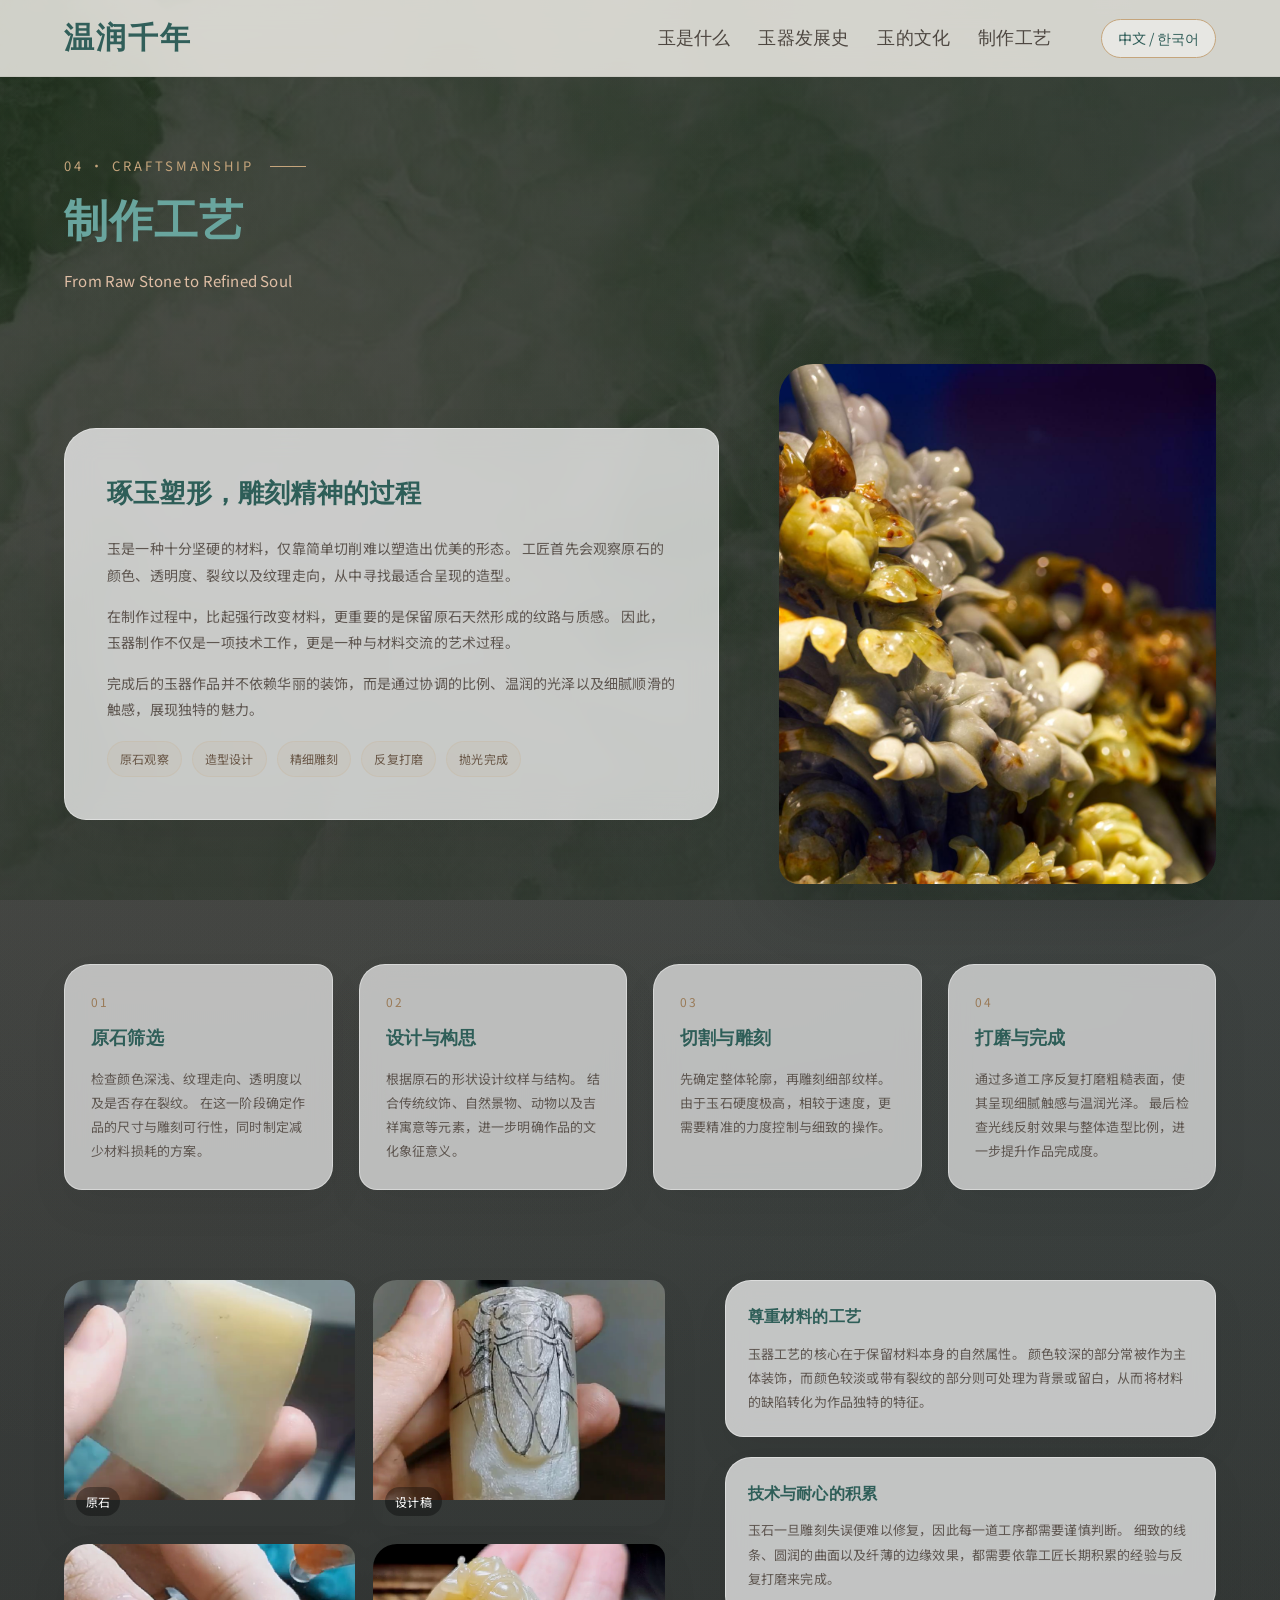
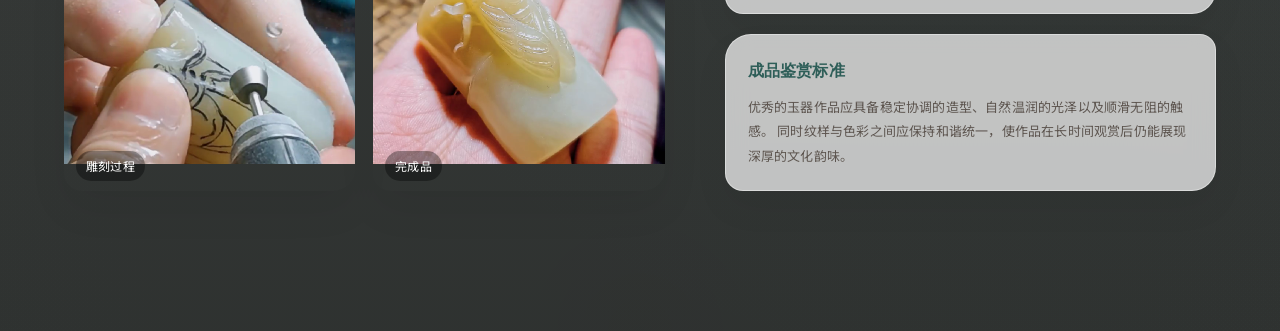
<file: craft_cn.html>
<!DOCTYPE html>
<html lang="zh-CN">
<head>
  <meta charset="UTF-8">
  <meta name="viewport" content="width=device-width, initial-scale=1.0">

  <title>制作工艺</title>

  <link href="https://fonts.googleapis.com/css2?family=Noto+Sans+SC:wght@400;500;700&family=Noto+Serif+SC:wght@500;700&display=swap" rel="stylesheet">

  <link rel="stylesheet" href="css/style_cn.css">
</head>

<body>

<header>
  <div class="container nav-wrap">

    <div class="logo">
      <a href="index_cn.html">温润千年</a>
    </div>

    <nav>
      <ul>
        <li><a href="intro_cn.html">玉是什么</a></li>
        <li><a href="history_cn.html">玉器发展史</a></li>
        <li><a href="culture_cn.html">玉的文化</a></li>
        <li><a href="craft_cn.html">制作工艺</a></li>
      </ul>
    </nav>
    <button class="lang-btn" onclick="switchLanguage()">中文 / 한국어</button>

  </div>
</header>

<section class="craft-section" id="craft">
    <div class="container">
      <div class="section-header">
        <div class="section-label">04 · CRAFTSMANSHIP</div>
        <h2 class="section-title">制作工艺</h2>
        <p class="section-desc">
          From Raw Stone to Refined Soul
        </p>
      </div>

      <div class="craft-overview">
        <div class="craft-main-card">
          <h3>琢玉塑形，雕刻精神的过程</h3>
          <p>
            玉是一种十分坚硬的材料，仅靠简单切削难以塑造出优美的形态。
            工匠首先会观察原石的颜色、透明度、裂纹以及纹理走向，从中寻找最适合呈现的造型。
          </p>
          <p>
            在制作过程中，比起强行改变材料，更重要的是保留原石天然形成的纹路与质感。
            因此，玉器制作不仅是一项技术工作，更是一种与材料交流的艺术过程。
          </p>
          <p>
            完成后的玉器作品并不依赖华丽的装饰，而是通过协调的比例、温润的光泽以及细腻顺滑的触感，展现独特的魅力。
          </p>
          <div class="craft-keywords">
            <span>原石观察</span>
            <span>造型设计</span>
            <span>精细雕刻</span>
            <span>反复打磨</span>
            <span>抛光完成</span>
          </div>
        </div>

        <div class="craft-photo-large">
          <img src="img/craft.jpg" alt="옥 공예 대표 이미지">
        </div>
      </div>

      <div class="craft-process">
        <div class="craft-step">
          <div class="step-number">01</div>
          <h4>原石筛选</h4>
          <p>
            检查颜色深浅、纹理走向、透明度以及是否存在裂纹。
            在这一阶段确定作品的尺寸与雕刻可行性，同时制定减少材料损耗的方案。
          </p>
        </div>

        <div class="craft-step">
          <div class="step-number">02</div>
          <h4>设计与构思</h4>
          <p>
            根据原石的形状设计纹样与结构。
            结合传统纹饰、自然景物、动物以及吉祥寓意等元素，进一步明确作品的文化象征意义。
          </p>
        </div>

        <div class="craft-step">
          <div class="step-number">03</div>
          <h4>切割与雕刻</h4>
          <p>
            先确定整体轮廓，再雕刻细部纹样。
            由于玉石硬度极高，相较于速度，更需要精准的力度控制与细致的操作。
          </p>
        </div>

        <div class="craft-step">
          <div class="step-number">04</div>
          <h4>打磨与完成</h4>
          <p>
            通过多道工序反复打磨粗糙表面，使其呈现细腻触感与温润光泽。
            最后检查光线反射效果与整体造型比例，进一步提升作品完成度。
          </p>
        </div>
      </div>

      <div class="craft-detail-layout">
        <div class="craft-gallery">
          <div class="craft-gallery-item">
            <img src="img/original.png" alt="옥 원석 이미지">
            <span>原石</span>
          </div>
          <div class="craft-gallery-item">
            <img src="img/sketch.png" alt="옥 공예 도안 이미지">
            <span>设计稿</span>
          </div>
          <div class="craft-gallery-item">
            <img src="img/process.png" alt="옥 조각 과정 이미지">
            <span>雕刻过程</span>
          </div>
          <div class="craft-gallery-item">
            <img src="img/finished.png" alt="완성된 옥 공예품 이미지">
            <span>完成品</span>
          </div>
        </div>

        <div class="craft-info-list">
          <div class="craft-info-box">
            <h4>尊重材料的工艺</h4>
            <p>
              玉器工艺的核心在于保留材料本身的自然属性。
              颜色较深的部分常被作为主体装饰，而颜色较淡或带有裂纹的部分则可处理为背景或留白，从而将材料的缺陷转化为作品独特的特征。
            </p>
          </div>

          <div class="craft-info-box">
            <h4>技术与耐心的积累</h4>
            <p>
              玉石一旦雕刻失误便难以修复，因此每一道工序都需要谨慎判断。
              细致的线条、圆润的曲面以及纤薄的边缘效果，都需要依靠工匠长期积累的经验与反复打磨来完成。
            </p>
          </div>

          <div class="craft-info-box">
            <h4>成品鉴赏标准</h4>
            <p>
              优秀的玉器作品应具备稳定协调的造型、自然温润的光泽以及顺滑无阻的触感。
              同时纹样与色彩之间应保持和谐统一，使作品在长时间观赏后仍能展现深厚的文化韵味。
            </p>
          </div>
        </div>
      </div>
    </div>
  </section>

  <script>
  function switchLanguage(){
    const currentPage = window.location.pathname.split("/").pop();

    if(currentPage.includes("_cn")){
      window.location.href = currentPage.replace("_cn", "_kr");
    }else if(currentPage.includes("_kr")){
      window.location.href = currentPage.replace("_kr", "_cn");
    }
  }
</script>

</body>
</html>
</file>
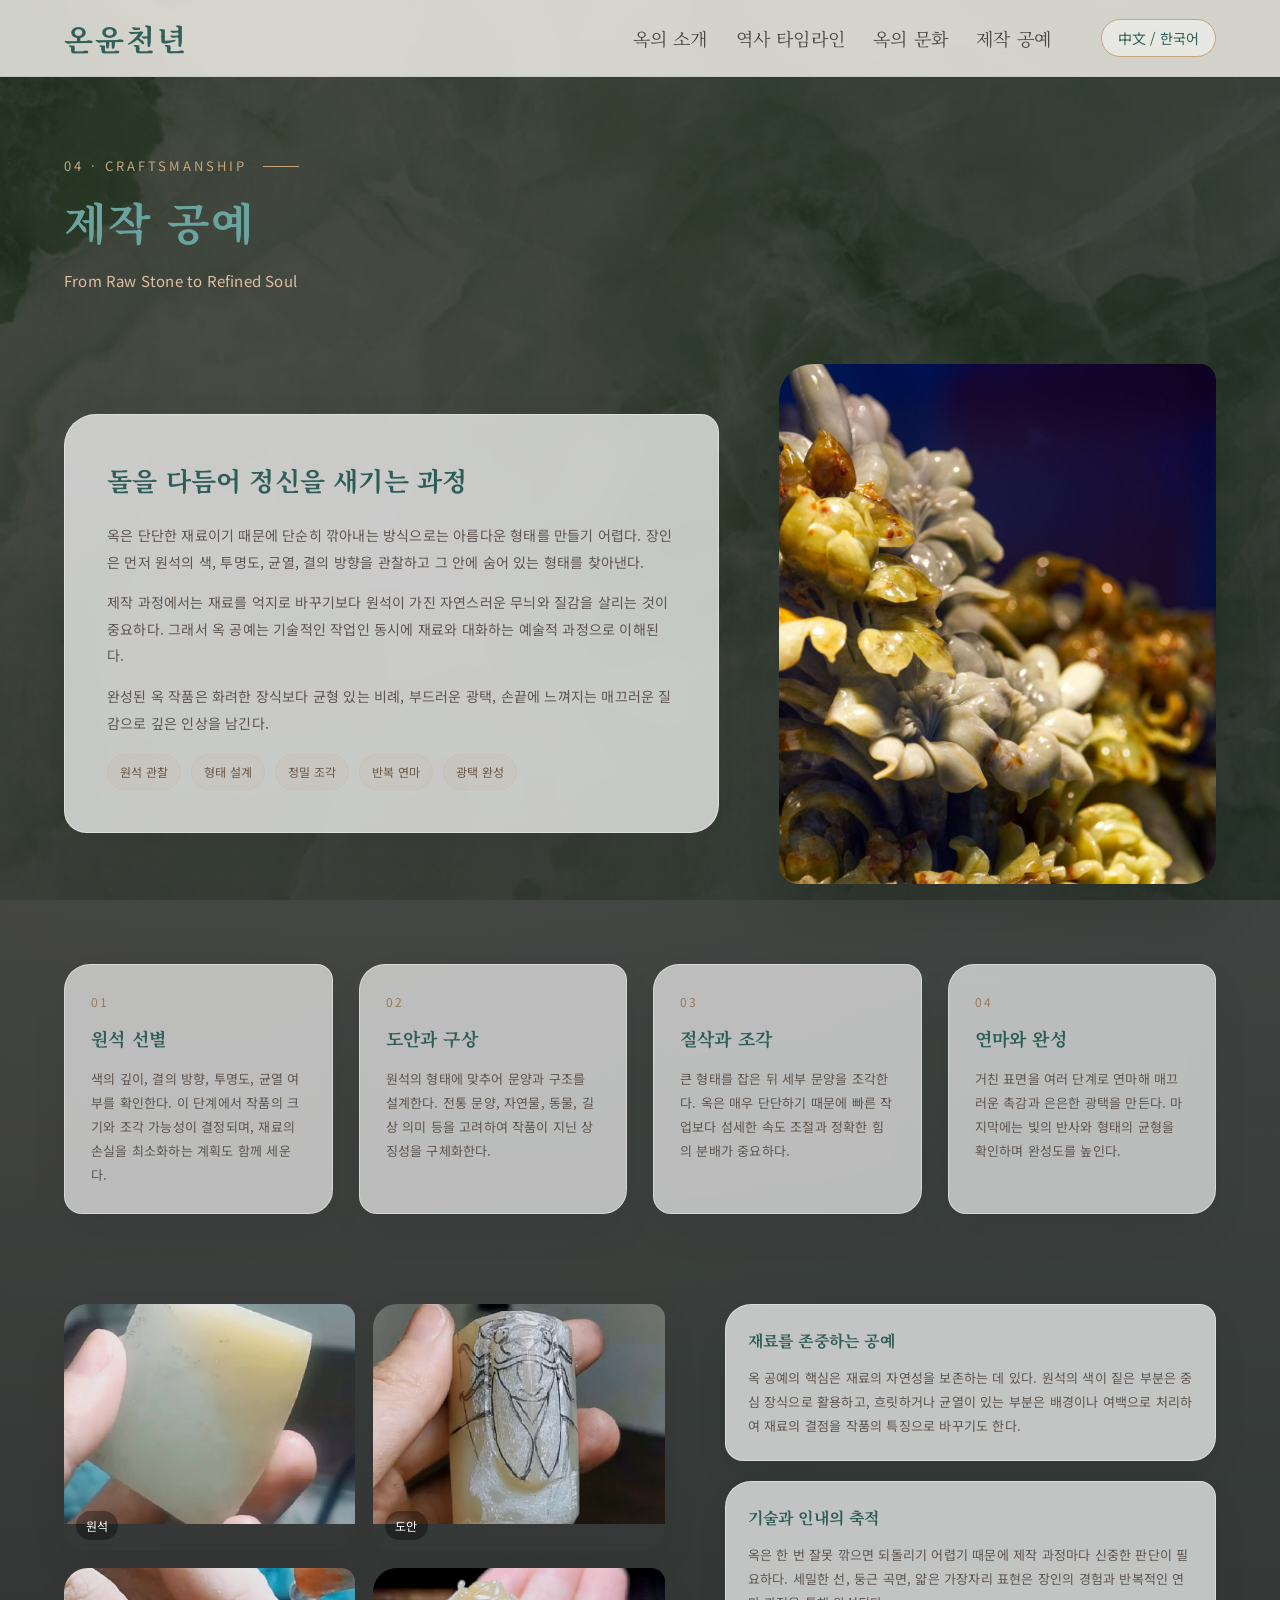
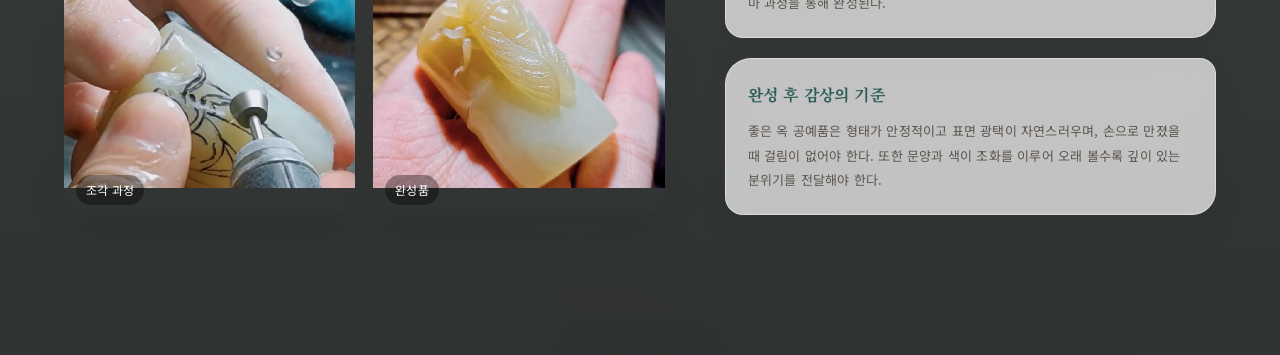
<file: craft_kr.html>
<!DOCTYPE html>
<html lang="ko">
<head>
  <meta charset="UTF-8">
  <meta name="viewport" content="width=device-width, initial-scale=1.0">

  <title>제작 공예</title>

  <link href="https://fonts.googleapis.com/css2?family=Noto+Sans+KR:wght@400;500;700&family=Noto+Serif+KR:wght@500;700&display=swap" rel="stylesheet">

  <link rel="stylesheet" href="css/style_kr.css">
</head>

<body>

<header>
  <div class="container nav-wrap">

    <div class="logo">
      <a href="index.html">온윤천년</a>
    </div>

    <nav>
      <ul>
        <li><a href="intro_kr.html">옥의 소개</a></li>
        <li><a href="history_kr.html">역사 타임라인</a></li>
        <li><a href="culture_kr.html">옥의 문화</a></li>
        <li><a href="craft_kr.html">제작 공예</a></li>
      </ul>
    </nav>
    <button class="lang-btn" onclick="switchLanguage()">中文 / 한국어</button>

  </div>
</header>

<section class="craft-section" id="craft">
    <div class="container">
      <div class="section-header">
        <div class="section-label">04 · CRAFTSMANSHIP</div>
        <h2 class="section-title">제작 공예</h2>
        <p class="section-desc">
          From Raw Stone to Refined Soul
        </p>
      </div>

      <div class="craft-overview">
        <div class="craft-main-card">
          <h3>돌을 다듬어 정신을 새기는 과정</h3>
          <p>
            옥은 단단한 재료이기 때문에 단순히 깎아내는 방식으로는 아름다운 형태를 만들기 어렵다.
            장인은 먼저 원석의 색, 투명도, 균열, 결의 방향을 관찰하고 그 안에 숨어 있는 형태를 찾아낸다.
          </p>
          <p>
            제작 과정에서는 재료를 억지로 바꾸기보다 원석이 가진 자연스러운 무늬와 질감을 살리는 것이 중요하다.
            그래서 옥 공예는 기술적인 작업인 동시에 재료와 대화하는 예술적 과정으로 이해된다.
          </p>
          <p>
            완성된 옥 작품은 화려한 장식보다 균형 있는 비례, 부드러운 광택, 손끝에 느껴지는 매끄러운 질감으로 깊은 인상을 남긴다.
          </p>
          <div class="craft-keywords">
            <span>원석 관찰</span>
            <span>형태 설계</span>
            <span>정밀 조각</span>
            <span>반복 연마</span>
            <span>광택 완성</span>
          </div>
        </div>

        <div class="craft-photo-large">
          <img src="img/craft.jpg" alt="옥 공예 대표 이미지">
        </div>
      </div>

      <div class="craft-process">
        <div class="craft-step">
          <div class="step-number">01</div>
          <h4>원석 선별</h4>
          <p>
            색의 깊이, 결의 방향, 투명도, 균열 여부를 확인한다.
            이 단계에서 작품의 크기와 조각 가능성이 결정되며, 재료의 손실을 최소화하는 계획도 함께 세운다.
          </p>
        </div>

        <div class="craft-step">
          <div class="step-number">02</div>
          <h4>도안과 구상</h4>
          <p>
            원석의 형태에 맞추어 문양과 구조를 설계한다.
            전통 문양, 자연물, 동물, 길상 의미 등을 고려하여 작품이 지닌 상징성을 구체화한다.
          </p>
        </div>

        <div class="craft-step">
          <div class="step-number">03</div>
          <h4>절삭과 조각</h4>
          <p>
            큰 형태를 잡은 뒤 세부 문양을 조각한다.
            옥은 매우 단단하기 때문에 빠른 작업보다 섬세한 속도 조절과 정확한 힘의 분배가 중요하다.
          </p>
        </div>

        <div class="craft-step">
          <div class="step-number">04</div>
          <h4>연마와 완성</h4>
          <p>
            거친 표면을 여러 단계로 연마해 매끄러운 촉감과 은은한 광택을 만든다.
            마지막에는 빛의 반사와 형태의 균형을 확인하며 완성도를 높인다.
          </p>
        </div>
      </div>

      <div class="craft-detail-layout">
        <div class="craft-gallery">
          <div class="craft-gallery-item">
            <img src="img/original.png" alt="옥 원석 이미지">
            <span>원석</span>
          </div>
          <div class="craft-gallery-item">
            <img src="img/sketch.png" alt="옥 공예 도안 이미지">
            <span>도안</span>
          </div>
          <div class="craft-gallery-item">
            <img src="img/process.png" alt="옥 조각 과정 이미지">
            <span>조각 과정</span>
          </div>
          <div class="craft-gallery-item">
            <img src="img/finished.png" alt="완성된 옥 공예품 이미지">
            <span>완성품</span>
          </div>
        </div>

        <div class="craft-info-list">
          <div class="craft-info-box">
            <h4>재료를 존중하는 공예</h4>
            <p>
              옥 공예의 핵심은 재료의 자연성을 보존하는 데 있다. 원석의 색이 짙은 부분은 중심 장식으로 활용하고,
              흐릿하거나 균열이 있는 부분은 배경이나 여백으로 처리하여 재료의 결점을 작품의 특징으로 바꾸기도 한다.
            </p>
          </div>

          <div class="craft-info-box">
            <h4>기술과 인내의 축적</h4>
            <p>
              옥은 한 번 잘못 깎으면 되돌리기 어렵기 때문에 제작 과정마다 신중한 판단이 필요하다.
              세밀한 선, 둥근 곡면, 얇은 가장자리 표현은 장인의 경험과 반복적인 연마 과정을 통해 완성된다.
            </p>
          </div>

          <div class="craft-info-box">
            <h4>완성 후 감상의 기준</h4>
            <p>
              좋은 옥 공예품은 형태가 안정적이고 표면 광택이 자연스러우며, 손으로 만졌을 때 걸림이 없어야 한다.
              또한 문양과 색이 조화를 이루어 오래 볼수록 깊이 있는 분위기를 전달해야 한다.
            </p>
          </div>
        </div>
      </div>
    </div>
  </section>

  <script>
  function switchLanguage(){
    const currentPage = window.location.pathname.split("/").pop();

    if(currentPage.includes("_cn")){
      window.location.href = currentPage.replace("_cn", "_kr");
    }else if(currentPage.includes("_kr")){
      window.location.href = currentPage.replace("_kr", "_cn");
    }
  }
</script>

</body>
</html>
</file>
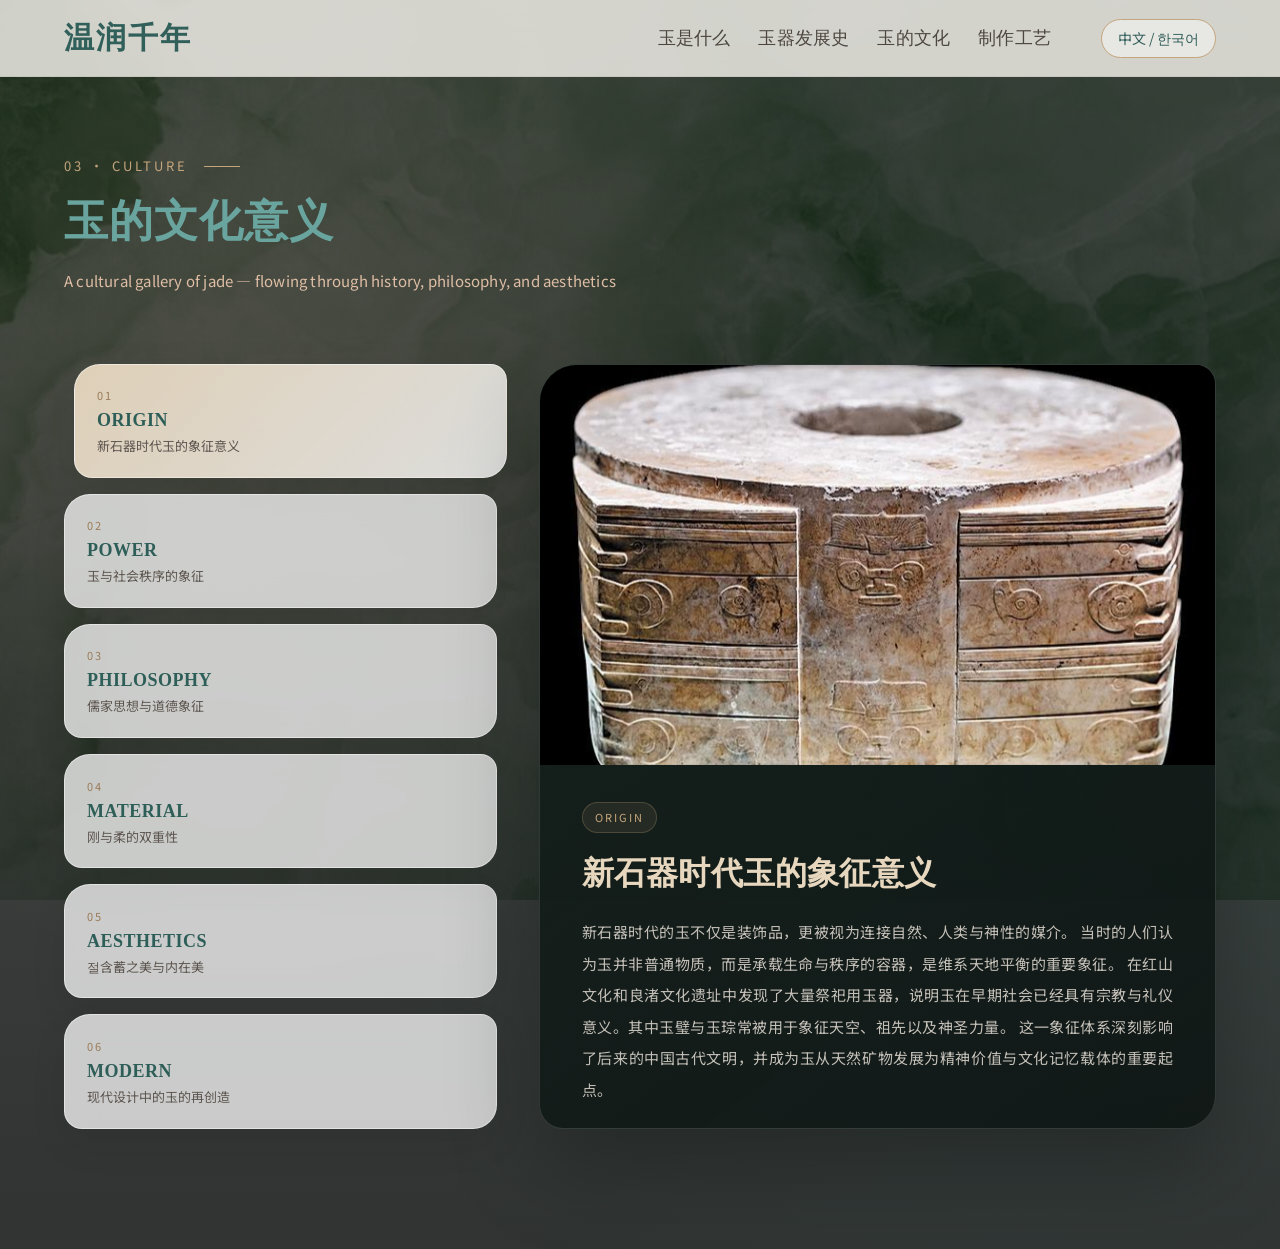
<file: culture_cn.html>
<!DOCTYPE html>
<html lang="zh-CN">
<head>
  <meta charset="UTF-8" />
  <meta name="viewport" content="width=device-width, initial-scale=1.0" />

  <title>玉的文化意义</title>

<link href="https://fonts.googleapis.com/css2?family=Noto+Sans+SC:wght@400;500;700&family=Noto+Serif+SC:wght@400;600;700&display=swap" rel="stylesheet">  
<link rel="stylesheet" href="css/style_cn.css" />
</head>

<body>

<header>
  <div class="container nav-wrap">
    <div class="logo">
      <a href="index_cn.html">温润千年</a>
    </div>

    <nav>
      <ul>
        <li><a href="intro_cn.html">玉是什么</a></li>
        <li><a href="history_cn.html">玉器发展史</a></li>
        <li><a href="culture_cn.html">玉的文化</a></li>
        <li><a href="craft_cn.html">制作工艺</a></li>
      </ul>
    </nav>
    <button class="lang-btn" onclick="switchLanguage()">中文 / 한국어</button>

  </div>
</header>

<main>
  <section class="culture-section" id="culture">
    <div class="culture-bg"></div>

    <div class="container">
      <div class="section-header">
        <span class="section-label">03 · CULTURE</span>
        <h1 class="section-title">玉的文化意义</h1>
        <p class="section-desc">
          A cultural gallery of jade — flowing through history, philosophy, and aesthetics
        </p>
      </div>

      <div class="culture-exhibit">

        <div class="culture-card-list">

          <button class="culture-choice-card active"
            data-tag="ORIGIN"
            data-title="新石器时代玉的象征意义"
            data-img="img/origin.jpg"
            data-desc="新石器时代的玉不仅是装饰品，更被视为连接自然、人类与神性的媒介。

当时的人们认为玉并非普通物质，而是承载生命与秩序的容器，是维系天地平衡的重要象征。

在红山文化和良渚文化遗址中发现了大量祭祀用玉器，说明玉在早期社会已经具有宗教与礼仪意义。其中玉璧与玉琮常被用于象征天空、祖先以及神圣力量。

这一象征体系深刻影响了后来的中国古代文明，并成为玉从天然矿物发展为精神价值与文化记忆载体的重要起点。">
            <span>01</span>
            <strong>ORIGIN</strong>
            <p>新石器时代玉的象征意义</p>
          </button>

          <button class="culture-choice-card"
            data-tag="POWER"
            data-title="商周时期以后的玉与社会秩序的象征化"
            data-img="img/power.jpg"
            data-desc="商周时期以后，玉逐渐成为社会结构与等级制度的象征。

玉不再只是制作器物的材料，而成为表达权力秩序的语言，并在礼制体系中承担区分身份与阶级的重要功能。

周代礼制对不同身份可使用的玉器种类和数量进行了严格规定。国王、诸侯与贵族分别使用不同形式的玉器，以体现政治等级与社会地位。

因此，玉成为展示权力与合法性的视觉符号，也是维系国家秩序的重要象征体系之一。">
            <span>02</span>
            <strong>POWER</strong>
            <p>玉与社会秩序的象征</p>
          </button>

          <button class="culture-choice-card"
            data-tag="PHILOSOPHY"
            data-title="儒家思想中的玉与道德象征"
            data-img="img/philo.jpg"
            data-desc="在儒家思想中，玉逐渐发展为人格理想与道德修养的重要象征。

玉所具有的温润、坚韧与含蓄光泽，被视为君子品格的体现，并成为诠释道德观念的重要媒介。

孔子曾将玉的特性与仁、义、礼、智等价值联系起来，因此玉不仅是装饰品，更被赋予修身养性的精神意义。

这种观念影响了东亚文化数千年，使玉成为精神性与道德性的象征。">
            <span>03</span>
            <strong>PHILOSOPHY</strong>
            <p>儒家思想与道德象征</p>
          </button>

          <button class="culture-choice-card"
            data-tag="MATERIAL"
            data-title="玉的物理特性与东方美学的双重性"
            data-img="img/mater.jpg"
            data-desc="玉是一种兼具坚硬质地与温润光泽的特殊矿物。

这种看似矛盾的特性形成了东方美学中“刚中有柔”的审美观念。

其表面平静克制，却蕴含深沉柔和的光泽，也象征着内外和谐统一的理想人格。

因此，玉的物质属性不仅是自然特征，更成为解释东方哲学与美学的重要文化符号。">
            <span>04</span>
            <strong>MATERIAL</strong>
            <p>刚与柔的双重性</p>
          </button>

          <button class="culture-choice-card"
            data-tag="AESTHETICS"
            data-title="玉的美学与内在之美"
            data-img="img/aesth.jpg"
            data-desc="玉的美学并不建立在华丽与张扬之上，而是源于含蓄而克制的美感。

玉不会强烈地反射光线，而是散发出从内部缓缓流动的温润光泽。这种柔和而内敛的质感，形成了东亚文化中独特的审美观念——以内在之美为核心的美学追求。

如果说西方艺术更强调外在装饰性与戏剧性的视觉表达，那么东方玉文化则更加重视宁静、深邃且耐人寻味的美感。

这种审美理念延续至今，持续影响着传统工艺与现代设计，并向人们传达自然、和谐与平衡的价值观。">
            <span>05</span>
            <strong>AESTHETICS</strong>
            <p>절含蓄之美与内在美</p>
          </button>

          <button class="culture-choice-card"
            data-tag="MODERN"
            data-title="现代设计中的玉文化再诠释"
            data-img="img/modern.jpg"
            data-desc="现代设计中的玉，已经不再只是传统材料，而被重新诠释为一种文化符号。

在建筑、时尚、数字设计等多个领域，玉所具有的色彩与质感被广泛运用，成为表达东方美学的重要象征语言。

随着人们对环保设计与可持续发展的关注不断提升，自然材料所蕴含的价值与文化意义再次受到重视。玉正是在这样的背景下，发挥着连接传统与现代的桥梁作用。

曾经作为历史遗存而存在的玉，如今不断被赋予新的意义，既是创作灵感的重要来源，也是展现文化认同与审美价值的设计资产。">
            <span>06</span>
            <strong>MODERN</strong>
            <p>现代设计中的玉的再创造</p>
          </button>

        </div>

        <div class="culture-detail-panel">
          <div class="detail-image">
            <img id="cultureDetailImg" src="img/origin.jpg" alt="옥의 문화 이미지">
          </div>

          <div class="detail-content">
            <div id="cultureDetailTag" class="card-tag">ORIGIN</div>
            <h2 id="cultureDetailTitle">新石器时代玉的象征意义</h2>
            <p id="cultureDetailDesc">
              新石器时代的玉不仅是装饰品，更被视为连接自然、人类与神性的媒介。

当时的人们认为玉并非普通物质，而是承载生命与秩序的容器，是维系天地平衡的重要象征。

在红山文化和良渚文化遗址中发现了大量祭祀用玉器，说明玉在早期社会已经具有宗教与礼仪意义。其中玉璧与玉琮常被用于象征天空、祖先以及神圣力量。

这一象征体系深刻影响了后来的中国古代文明，并成为玉从天然矿物发展为精神价值与文化记忆载体的重要起点。
          </div>
        </div>

      </div>
    </div>
  </section>
</main>

<script>
  const cards = document.querySelectorAll(".culture-choice-card");

  const detailImg = document.getElementById("cultureDetailImg");
  const detailTag = document.getElementById("cultureDetailTag");
  const detailTitle = document.getElementById("cultureDetailTitle");
  const detailDesc = document.getElementById("cultureDetailDesc");


  let currentIndex = 0;

  function updateCulture(index) {
    cards.forEach(card => card.classList.remove("active"));

    const card = cards[index];

    card.classList.add("active");

    detailImg.src = card.dataset.img;
    detailImg.alt = card.dataset.title;

    detailTag.textContent = card.dataset.tag;
    detailTitle.textContent = card.dataset.title;
    detailDesc.textContent = card.dataset.desc;

    currentIndex = index;
  }

  cards.forEach((card, index) => {
    card.addEventListener("click", () => {
      updateCulture(index);
    });
  });

</script>

<script>
  function switchLanguage(){
    const currentPage = window.location.pathname.split("/").pop();

    if(currentPage.includes("_cn")){
      window.location.href = currentPage.replace("_cn", "_kr");
    }else if(currentPage.includes("_kr")){
      window.location.href = currentPage.replace("_kr", "_cn");
    }
  }
</script>

</body>
</html>
</file>
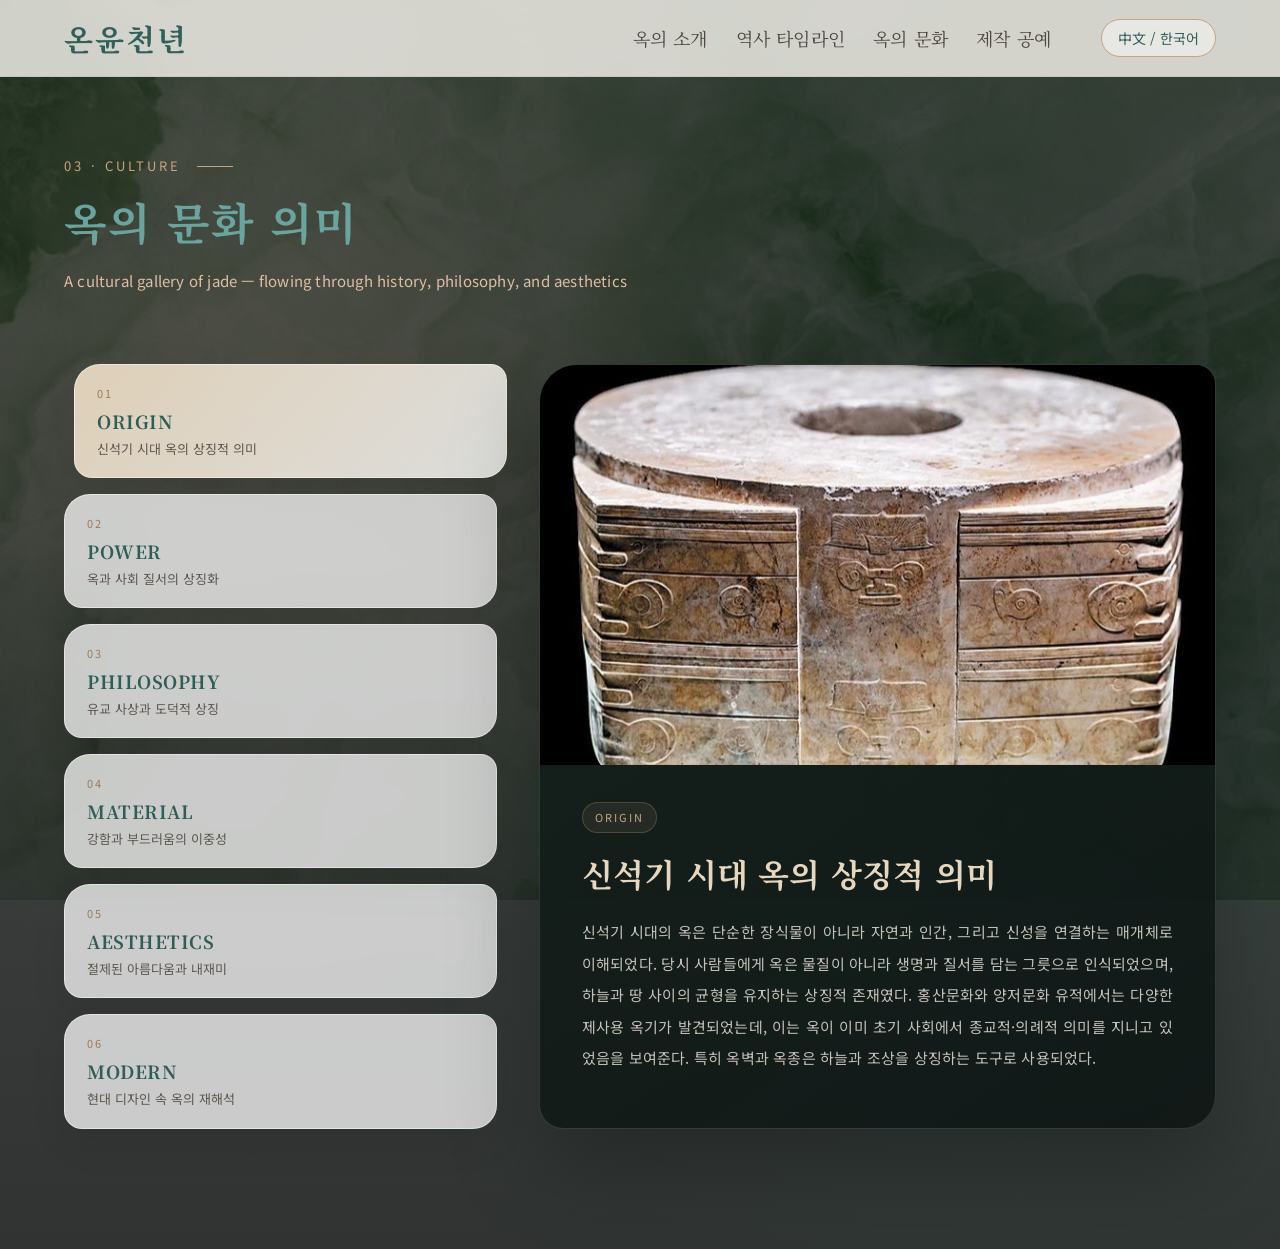
<file: culture_kr.html>
<!DOCTYPE html>
<html lang="ko">
<head>
  <meta charset="UTF-8" />
  <meta name="viewport" content="width=device-width, initial-scale=1.0" />

  <title>옥의 문화 의미</title>

  <link href="https://fonts.googleapis.com/css2?family=Noto+Sans+KR:wght@400;500;700&family=Noto+Serif+KR:wght@500;700&display=swap" rel="stylesheet">
  <link rel="stylesheet" href="css/style_kr.css" />
</head>

<body>

<header>
  <div class="container nav-wrap">
    <div class="logo">
      <a href="index.html">온윤천년</a>
    </div>

    <nav>
      <ul>
        <li><a href="intro_kr.html">옥의 소개</a></li>
        <li><a href="history_kr.html">역사 타임라인</a></li>
        <li><a href="culture_kr.html">옥의 문화</a></li>
        <li><a href="craft_kr.html">제작 공예</a></li>
      </ul>
    </nav>
    <button class="lang-btn" onclick="switchLanguage()">中文 / 한국어</button>

  </div>
</header>

<main>
  <section class="culture-section" id="culture">
    <div class="culture-bg"></div>

    <div class="container">
      <div class="section-header">
        <span class="section-label">03 · CULTURE</span>
        <h1 class="section-title">옥의 문화 의미</h1>
        <p class="section-desc">
          A cultural gallery of jade — flowing through history, philosophy, and aesthetics
        </p>
      </div>

      <div class="culture-exhibit">

        <div class="culture-card-list">

          <button class="culture-choice-card active"
            data-tag="ORIGIN"
            data-title="신석기 시대 옥의 상징적 의미"
            data-img="img/origin.jpg"
            data-desc="신석기 시대의 옥은 단순한 장식물이 아니라 자연과 인간, 그리고 신성을 연결하는 매개체로 이해되었다. 당시 사람들에게 옥은 물질이 아니라 생명과 질서를 담는 그릇으로 인식되었으며, 하늘과 땅 사이의 균형을 유지하는 상징적 존재였다.

홍산문화와 양저문화 유적에서는 다양한 제사용 옥기가 발견되었는데, 이는 옥이 이미 초기 사회에서 종교적·의례적 의미를 지니고 있었음을 보여준다. 특히 옥벽과 옥종은 하늘과 조상을 상징하는 도구로 사용되었다.">
            <span>01</span>
            <strong>ORIGIN</strong>
            <p>신석기 시대 옥의 상징적 의미</p>
          </button>

          <button class="culture-choice-card"
            data-tag="POWER"
            data-title="상주 시대 이후 옥과 사회 질서의 상징화"
            data-img="img/power.jpg"
            data-desc="상주 시대 이후 옥은 점차 사회 구조를 시각화하는 상징으로 변화하였다. 옥은 단순한 재료가 아니라 권력의 질서를 드러내는 언어가 되었으며, 예제 체계 속에서 계급과 신분을 구분하는 핵심 요소로 기능하였다.

주나라의 예제에서는 사용 가능한 옥기의 종류와 수량이 신분에 따라 엄격하게 규정되었다. 왕과 제후, 귀족은 서로 다른 형태의 옥기를 사용하였으며 이를 통해 정치적 위계가 표현되었다.

이처럼 옥은 권력과 정당성을 시각적으로 드러내는 수단이 되었으며, 국가 질서를 유지하는 상징 체계의 일부로 자리 잡았다.">
            <span>02</span>
            <strong>POWER</strong>
            <p>옥과 사회 질서의 상징화</p>
          </button>

          <button class="culture-choice-card"
            data-tag="PHILOSOPHY"
            data-title="유교 사상에서 옥과 도덕적 상징"
            data-img="img/philo.jpg"
            data-desc="유교 사상에서 옥은 인간의 도덕적 이상을 상징하는 중요한 은유로 발전하였다. 옥의 온윤함, 단단함, 그리고 과하지 않은 광택은 군자의 품격과 대응되었으며, 덕목을 시각적으로 설명하는 재료로 사용되었다.

공자는 옥의 여러 특성을 인(仁), 의(義), 예(禮), 지(智)와 같은 도덕적 가치와 연결하여 해석하였다. 따라서 옥은 단순한 장신구가 아니라 수양과 인격의 상징으로 여겨졌다.

이러한 관점은 수천 년 동안 동아시아 문화권에 영향을 미치며, 옥을 정신성과 도덕성을 담은 특별한 존재로 인식하게 만들었다.">
            <span>03</span>
            <strong>PHILOSOPHY</strong>
            <p>유교 사상과 도덕적 상징</p>
          </button>

          <button class="culture-choice-card"
            data-tag="MATERIAL"
            data-title="옥의 물리적 특성과 동양 미학의 이중성"
            data-img="img/mater.jpg"
            data-desc="옥은 물리적으로는 매우 단단하지만 동시에 부드러운 광택을 지닌 독특한 광물이다. 이 상반된 성질은 동양 미학에서 강함 속의 부드러움이라는 미학적 긴장을 형성하였다.

표면은 차분하고 절제되어 보이지만 내부에는 깊고 은은한 빛을 품고 있으며, 이는 겉과 속이 조화를 이루는 이상적 인간상과도 연결된다.

따라서 옥의 물성은 단순한 재료적 특징을 넘어 동양 철학과 미학을 설명하는 중요한 문화적 상징으로 이해된다.">
            <span>04</span>
            <strong>MATERIAL</strong>
            <p>강함과 부드러움의 이중성</p>
          </button>

          <button class="culture-choice-card"
            data-tag="AESTHETICS"
            data-title="옥의 미학과 내재적 아름다움"
            data-img="img/aesth.jpg"
            data-desc="옥의 미학은 화려함이 아닌 절제된 아름다움에 기반한다. 빛을 강하게 반사하지 않고 내부에서 은은하게 퍼지는 광택은 내재된 미라는 동아시아 특유의 미적 감각을 형성하였다.

서양 미술이 외부로 드러나는 장식성과 극적인 표현을 중시하는 경향이 있다면, 동양의 옥 문화는 조용하고 깊이 있는 아름다움을 추구하였다.

이러한 미학은 오늘날에도 전통 공예와 현대 디자인에 영향을 미치며, 자연스러움과 균형의 가치를 전달하고 있다.">
            <span>05</span>
            <strong>AESTHETICS</strong>
            <p>절제된 아름다움과 내재미</p>
          </button>

          <button class="culture-choice-card"
            data-tag="MODERN"
            data-title="현대 디자인에서 옥의 문화적 재해석"
            data-img="img/modern.jpg"
            data-desc="현대 디자인에서 옥은 더 이상 단순한 전통 재료가 아니라 문화적 코드로 재해석된다. 건축, 패션, 디지털 디자인 등 다양한 영역에서 옥의 색감과 질감은 동양적 미학을 표현하는 상징 언어로 활용되고 있다.

특히 친환경 디자인과 지속가능성에 대한 관심이 높아지면서 자연 소재가 지닌 가치와 상징성이 다시 주목받고 있다. 옥은 이러한 흐름 속에서 전통과 현대를 연결하는 매개체로 기능한다.

과거의 유물이었던 옥은 오늘날 새로운 창작의 영감이자 문화적 정체성을 표현하는 디자인 자산으로 계속해서 재해석되고 있다.">
            <span>06</span>
            <strong>MODERN</strong>
            <p>현대 디자인 속 옥의 재해석</p>
          </button>

        </div>

        <div class="culture-detail-panel">
          <div class="detail-image">
            <img id="cultureDetailImg" src="img/origin.jpg" alt="옥의 문화 이미지">
          </div>

          <div class="detail-content">
            <div id="cultureDetailTag" class="card-tag">ORIGIN</div>
            <h2 id="cultureDetailTitle">신석기 시대 옥의 상징적 의미</h2>
            <p id="cultureDetailDesc">
              신석기 시대의 옥은 단순한 장식물이 아니라 자연과 인간, 그리고 신성을 연결하는 매개체로 이해되었다. 당시 사람들에게 옥은 물질이 아니라 생명과 질서를 담는 그릇으로 인식되었으며, 하늘과 땅 사이의 균형을 유지하는 상징적 존재였다.

홍산문화와 양저문화 유적에서는 다양한 제사용 옥기가 발견되었는데, 이는 옥이 이미 초기 사회에서 종교적·의례적 의미를 지니고 있었음을 보여준다. 특히 옥벽과 옥종은 하늘과 조상을 상징하는 도구로 사용되었다.  
            </p>
          </div>
        </div>

      </div>
    </div>
  </section>
</main>

<script>
  const cards = document.querySelectorAll(".culture-choice-card");

  const detailImg = document.getElementById("cultureDetailImg");
  const detailTag = document.getElementById("cultureDetailTag");
  const detailTitle = document.getElementById("cultureDetailTitle");
  const detailDesc = document.getElementById("cultureDetailDesc");


  let currentIndex = 0;

  function updateCulture(index) {
    cards.forEach(card => card.classList.remove("active"));

    const card = cards[index];

    card.classList.add("active");

    detailImg.src = card.dataset.img;
    detailImg.alt = card.dataset.title;

    detailTag.textContent = card.dataset.tag;
    detailTitle.textContent = card.dataset.title;
    detailDesc.textContent = card.dataset.desc;

    currentIndex = index;
  }

  cards.forEach((card, index) => {
    card.addEventListener("click", () => {
      updateCulture(index);
    });
  });

</script>

<script>
  function switchLanguage(){
    const currentPage = window.location.pathname.split("/").pop();

    if(currentPage.includes("_cn")){
      window.location.href = currentPage.replace("_cn", "_kr");
    }else if(currentPage.includes("_kr")){
      window.location.href = currentPage.replace("_kr", "_cn");
    }
  }
</script>

</body>
</html>
</file>
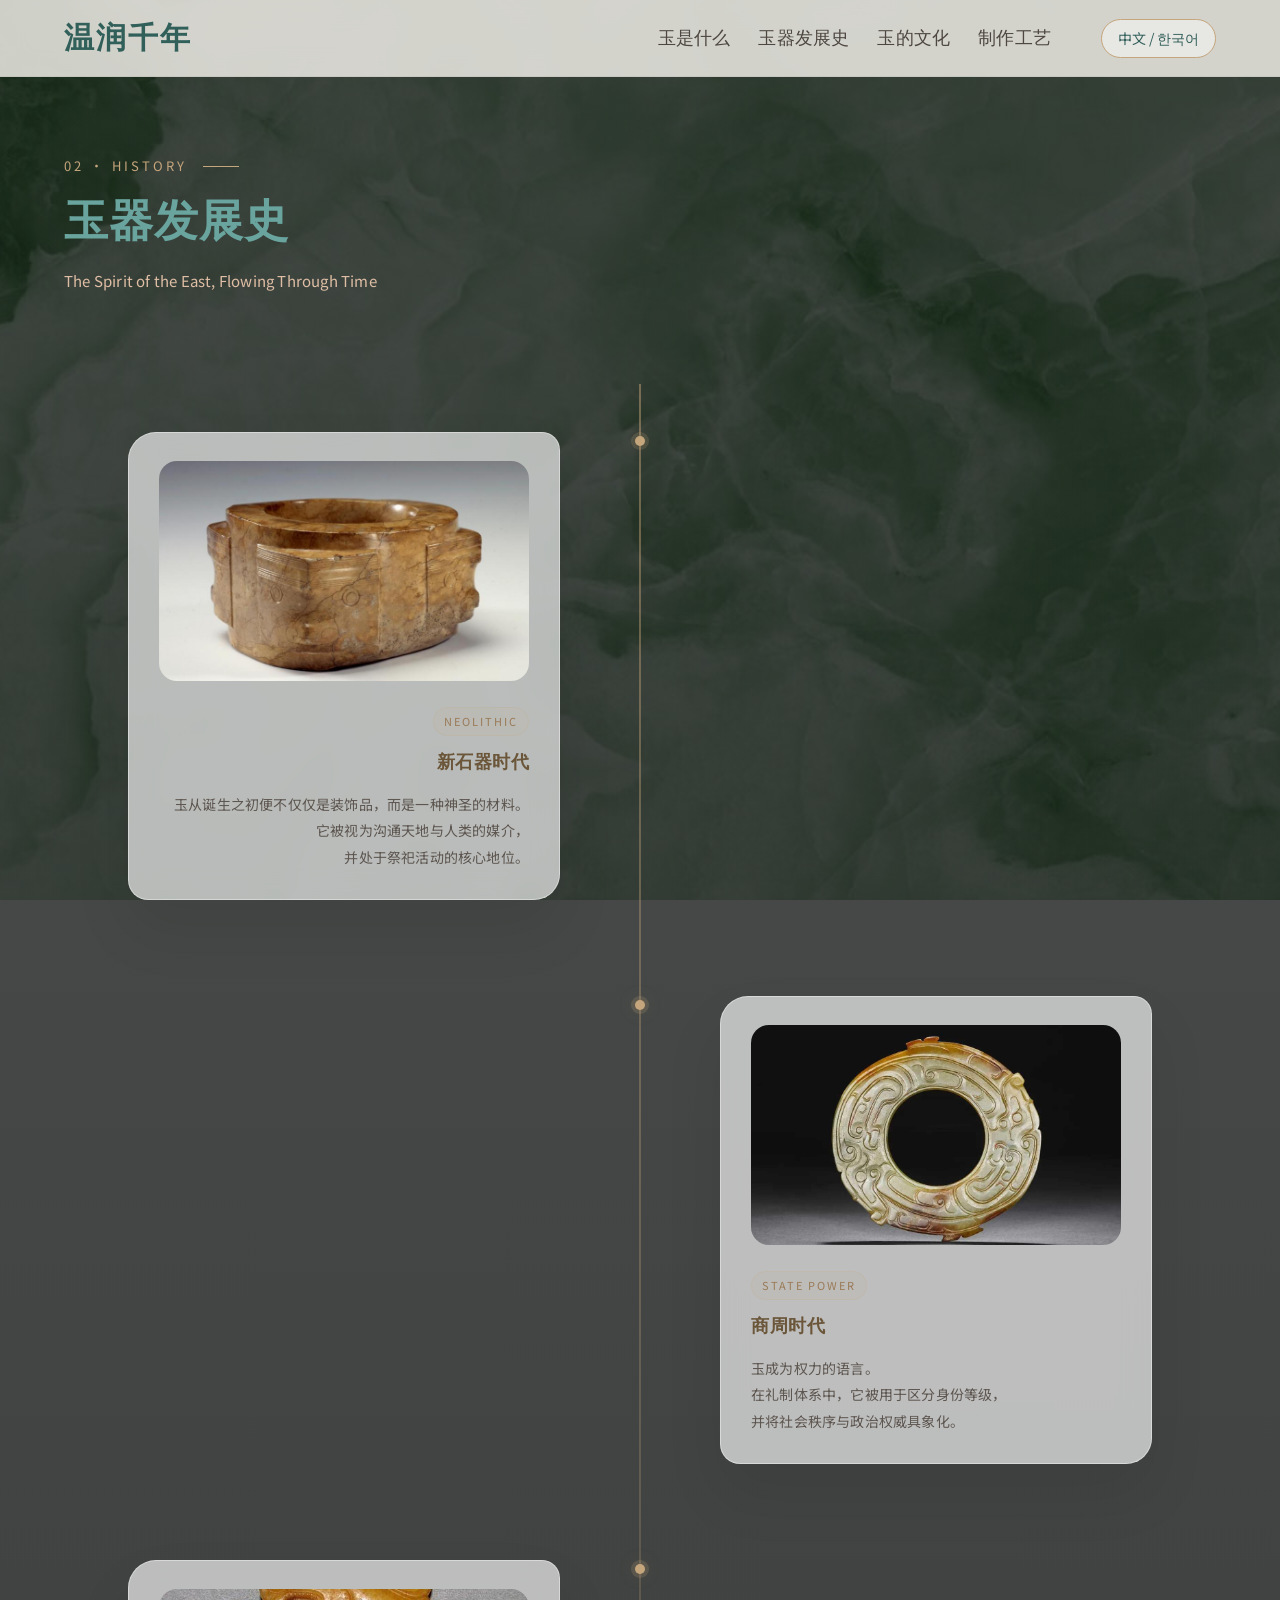
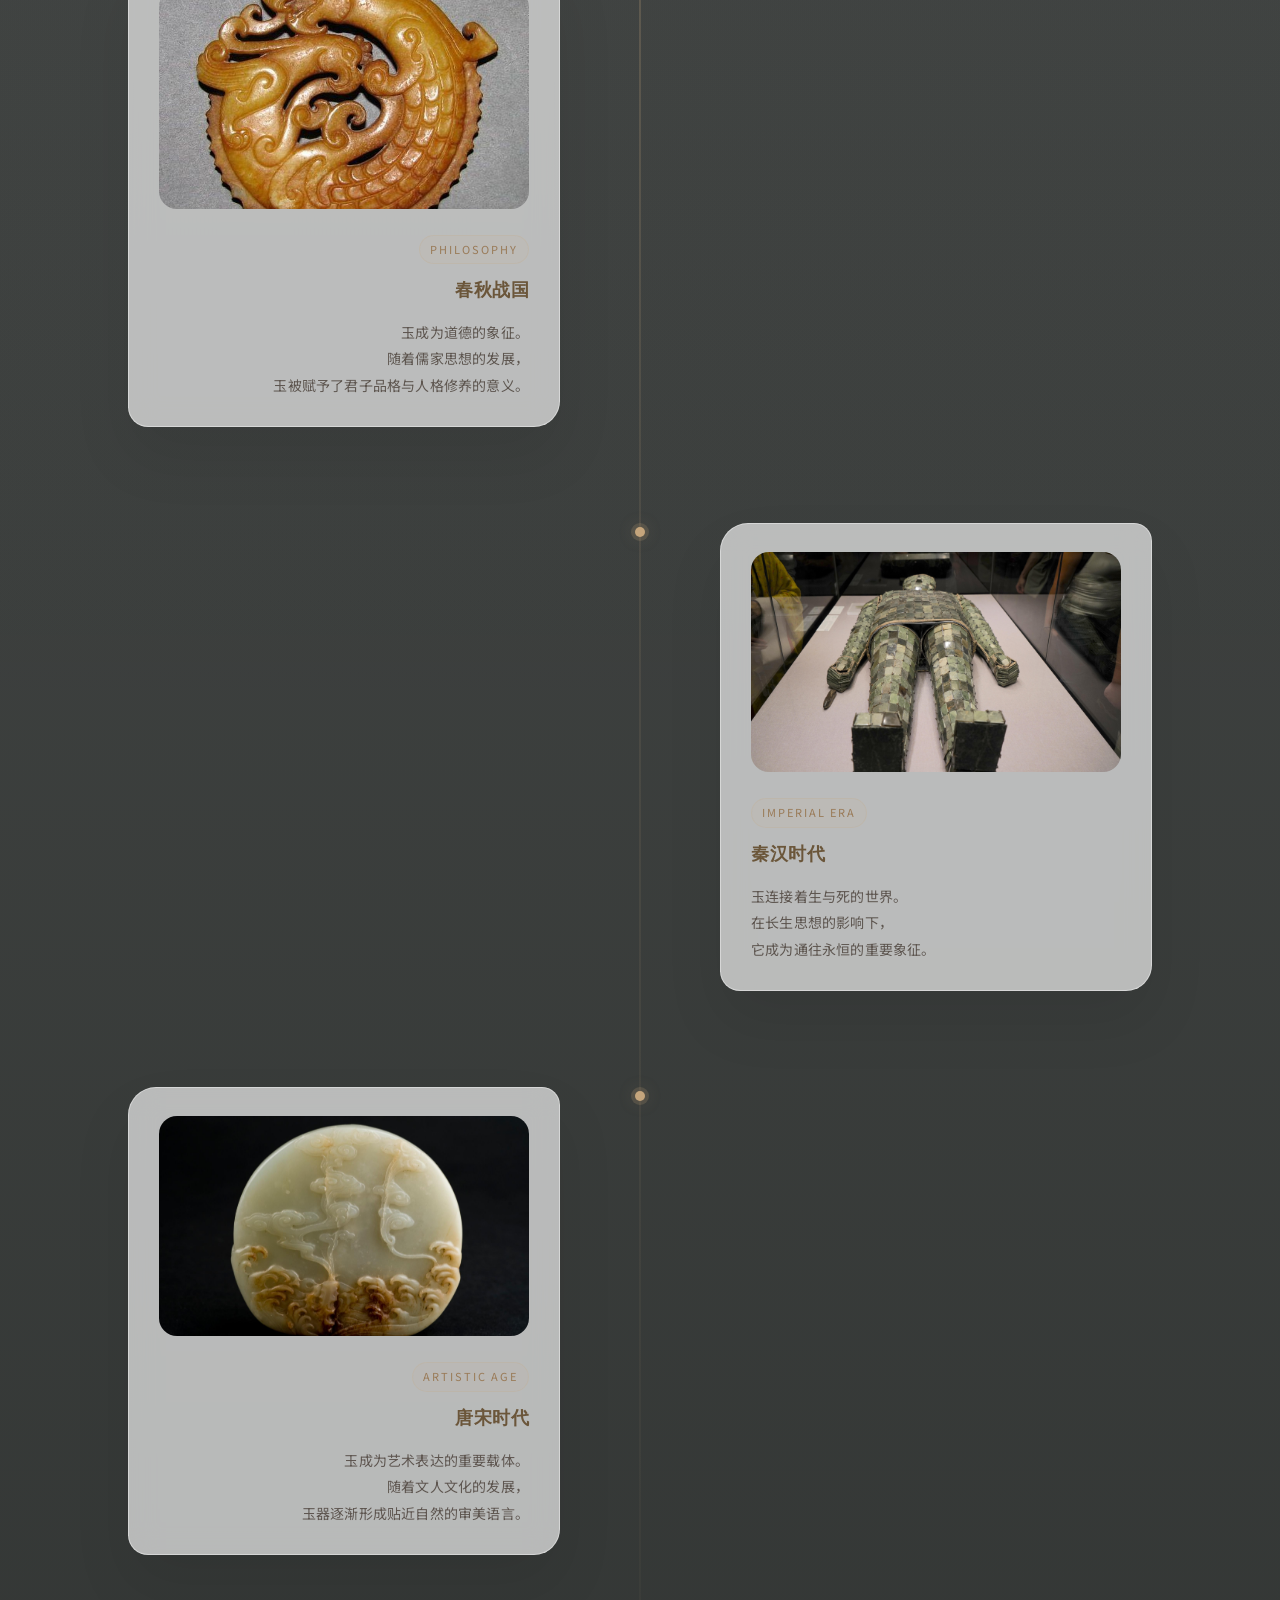
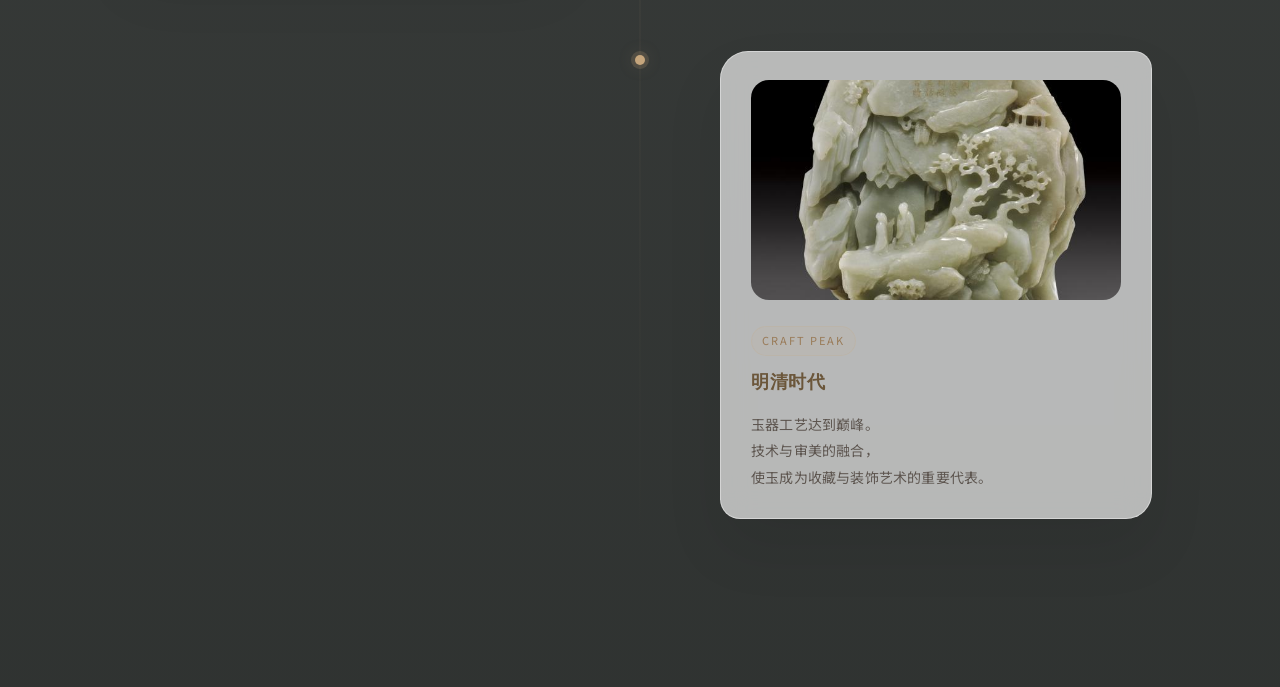
<file: history_cn.html>
<!DOCTYPE html>
<html lang="zh-CN">
<head>
  <meta charset="UTF-8">
  <meta name="viewport" content="width=device-width, initial-scale=1.0">

  <title>玉器发展史</title>

  <link href="https://fonts.googleapis.com/css2?family=Noto+Sans+SC:wght@400;500;700&family=Noto+Serif+SC:wght@400;600;700&display=swap" rel="stylesheet">

  <link rel="stylesheet" href="css/style_cn.css">
</head>

<body>

<header>
  <div class="container nav-wrap">

    <div class="logo">
      <a href="index_cn.html">温润千年</a>
    </div>

    <nav>
      <ul>
        <li><a href="intro_cn.html">玉是什么</a></li>
        <li><a href="history_cn.html">玉器发展史</a></li>
        <li><a href="culture_cn.html">玉的文化</a></li>
        <li><a href="craft_cn.html">制作工艺</a></li>
      </ul>
    </nav>
    <button class="lang-btn" onclick="switchLanguage()">中文 / 한국어</button>

  </div>
</header>

<section id="history">
  <div class="container">
    <div class="section-header">
      <div class="section-label">02 · HISTORY</div>
      <h2 class="section-title">玉器发展史</h2>
      <p class="section-desc">The Spirit of the East, Flowing Through Time</p>
    </div>

    <div class="timeline-stage">

    <div class="timeline">

  <div class="timeline-item left">
    <div class="timeline-content">
        <div class="timeline-image">
    <img src="img/xinshiqi.jpg" alt="" class="lightbox-img"
    
    data-title="新石器时代"

    data-desc=
    "
      新石器时代的玉不仅是装饰品，更被视为连接天地与人类的神圣媒介。

      当时的人们相信玉蕴含着神秘的精神力量，因此被广泛应用于祭祀与宗教仪式之中。

      在红山文化与良渚文化遗址中，出土了大量祭祀用玉器和礼仪器具，这表明玉在早期文明中已经成为权威、信仰与宗教的重要象征。
    "
    data-sub="红山文化出土玉器 · 公元前 4700~2900年"
    
    >
  </div>
      <div class="time-tag">NEOLITHIC</div>
      <h4>新石器时代</h4>
      <p>
        玉从诞生之初便不仅仅是装饰品，而是一种神圣的材料。<br>
        它被视为沟通天地与人类的媒介，<br>
        并处于祭祀活动的核心地位。
      </p>
    </div>
  </div>

  <div class="timeline-item right">
    <div class="timeline-content">
        <div class="timeline-image">
    <img src="img/shangzhou.jpg" alt="" class="zhou-img lightbox-img"
    
     data-title="商周时代"

    data-desc=
    "
      商周时期的玉不仅是工艺品，更是象征王权与天命的重要礼器。

统治阶层通过玉器向天地与祖先祭祀，而玉器的形制与使用方式则严格体现着身份与权力等级。

在殷墟和西周遗址中，出土了大量玉璧、玉琮等礼仪用玉器，说明玉已成为维系政治秩序与宗教信仰的重要象征。
    "
    data-sub="商周时代出土玉璧 · 公元前 1600~771年"

    >
  </div>
      <div class="time-tag">STATE POWER</div>
      <h4>商周时代</h4>
      <p>
        玉成为权力的语言。<br>
        在礼制体系中，它被用于区分身份等级，<br>
        并将社会秩序与政治权威具象化。
      </p>
    </div>
  </div>

  <div class="timeline-item left">
    <div class="timeline-content">
        <div class="timeline-image">
    <img src="img/chunqiu.jpg" alt="" class="lightbox-img"
    
     data-title="春秋战国"

    data-desc=
    "
    春秋战国时期，玉逐渐发展为“礼”与“德”的象征，在贵族文化与哲学思想中占据重要地位。

儒家将玉温润纯净的特质与君子品德联系起来，视其为理想人格的象征。贵族则通过玉佩与玉饰展现身份与修养。

各国墓葬与遗址中出土的大量龙纹玉器和装饰玉佩，体现了玉同时承载精神价值与艺术审美的文化意义。
    "
    data-sub="春秋战国时期出土龙形玉佩 · 公元前 770~221年"

    >
  </div>
      <div class="time-tag">PHILOSOPHY</div>
      <h4>春秋战国</h4>
      <p>
        玉成为道德的象征。<br>
        随着儒家思想的发展，<br>
        玉被赋予了君子品格与人格修养的意义。
      </p>
    </div>
  </div>

  <div class="timeline-item right">
    <div class="timeline-content">
        <div class="timeline-image">
    <img src="img/qinhan.jpg" alt="" class="lightbox-img"
    
     data-title="秦汉时代"

    data-desc=
    "
      秦汉时期的玉成为皇权与长生思想的重要象征。

人们相信玉能够保护肉身、保存灵魂，因此皇室与贵族在葬礼中大量使用玉器。

汉代墓葬中发现的金缕玉衣及众多玉制随葬品，充分说明玉被视为象征不朽与权威的珍贵材料。
    "
    data-sub="秦汉时代出土金缕玉衣 · 公元前 202年 ~ 220年"

    >
  </div>
      <div class="time-tag">IMPERIAL ERA</div>
      <h4>秦汉时代</h4>
      <p>
        玉连接着生与死的世界。<br>
        在长生思想的影响下，<br>
        它成为通往永恒的重要象征。
      </p>
    </div>
  </div>

  <div class="timeline-item left">
    <div class="timeline-content">
        <div class="timeline-image">
    <img src="img/tangsong.jpg" alt="" class="lightbox-img"
    
     data-title="唐宋时代"

    data-desc=
    "
      唐宋时期，随着国际交流与社会文化的发展，玉器的艺术价值与鉴赏价值进一步提升。

唐代开放繁荣的社会环境推动了玉饰与工艺技术的发展；宋代则更加重视玉的天然美感与含蓄优雅的审美风格。

大量玉佩、文房玉器等文物表明，玉已经发展为兼具实用性与艺术性的文化象征。
    "
    data-sub="唐宋时期山水纹玉雕 · 618~1279年"
    
    >
  </div>
      <div class="time-tag">ARTISTIC AGE</div>
      <h4>唐宋时代</h4>
      <p>
        玉成为艺术表达的重要载体。<br>
        随着文人文化的发展，<br>
        玉器逐渐形成贴近自然的审美语言。
      </p>
    </div>
  </div>

  <div class="timeline-item right">
    <div class="timeline-content">
        <div class="timeline-image">
    <img src="img/mingqing.jpg" alt="" class="lightbox-img"
    
     data-title="明清时代"

    data-desc=
    "
    明清时期的玉器工艺达到历史高峰，成为财富、权力与吉祥寓意的重要象征。

特别是在清代，宫廷专设玉器作坊，推动玉雕技术发展至极高水平。皇帝与贵族通过玉器展现身份、权威与品位。

故宫及皇室遗存中的翡翠首饰与大型玉雕作品，充分体现了玉器工艺与帝国文化的鼎盛成就。
    "
    data-sub="明清时代山子玉 · 1368~1820年"
    
    >
  </div>
      <div class="time-tag">CRAFT PEAK</div>
      <h4>明清时代</h4>
      <p>
        玉器工艺达到巅峰。<br>
        技术与审美的融合，<br>
        使玉成为收藏与装饰艺术的重要代表。
      </p>
    </div>
  </div>

</div>

    </div>
</div>
  </div>
</section>

<script>
  const items = document.querySelectorAll('.timeline-item');

  function reveal(){
    const trigger = window.innerHeight * 0.85;

    items.forEach(item => {
      const top = item.getBoundingClientRect().top;
      if(top < trigger){
        item.classList.add('show');
      }
    });
  }

  window.addEventListener('scroll', reveal);
  reveal();
</script>

<!-- LIGHTBOX -->

<div class="lightbox">

  <span class="lightbox-close">&times;</span>

  <div class="lightbox-inner">

    <div class="lightbox-image-wrap">

      <img class="lightbox-content">

      <div class="lightbox-sub"></div>

    </div>

    <div class="lightbox-info">

      <h3 class="lightbox-title"></h3>

      <div class="lightbox-desc"></div>

    </div>

  </div>

</div>

<script>

const lightbox = document.querySelector(".lightbox");

const lightboxImg =
  document.querySelector(".lightbox-content");

const lightboxTitle =
  document.querySelector(".lightbox-title");

const lightboxDesc =
  document.querySelector(".lightbox-desc");

const closeBtn =
  document.querySelector(".lightbox-close");

const lightboxSub =
  document.querySelector(".lightbox-sub");

// 点击图片
document.querySelectorAll(".lightbox-img")
.forEach(img => {

  img.addEventListener("click", function(){

    // 打开
    lightbox.classList.add("show");

    // 图片
    lightboxImg.src = this.src;

    // 标题
    lightboxTitle.innerText =
  this.dataset.title || "";

    // 小字
    lightboxSub.innerText =
  this.dataset.sub || "";

    // 描述
    lightboxDesc.innerText =
  this.dataset.desc || "";

  });

});

// 关闭按钮
closeBtn.addEventListener("click", () => {

  lightbox.classList.remove("show");

});

// 点击背景关闭
lightbox.addEventListener("click", (e) => {

  if(e.target === lightbox){

    lightbox.classList.remove("show");

  }

});

</script>

<script>
  function switchLanguage(){
    const currentPage = window.location.pathname.split("/").pop();

    if(currentPage.includes("_cn")){
      window.location.href = currentPage.replace("_cn", "_kr");
    }else if(currentPage.includes("_kr")){
      window.location.href = currentPage.replace("_kr", "_cn");
    }
  }
</script>

</body>
</html>
</file>
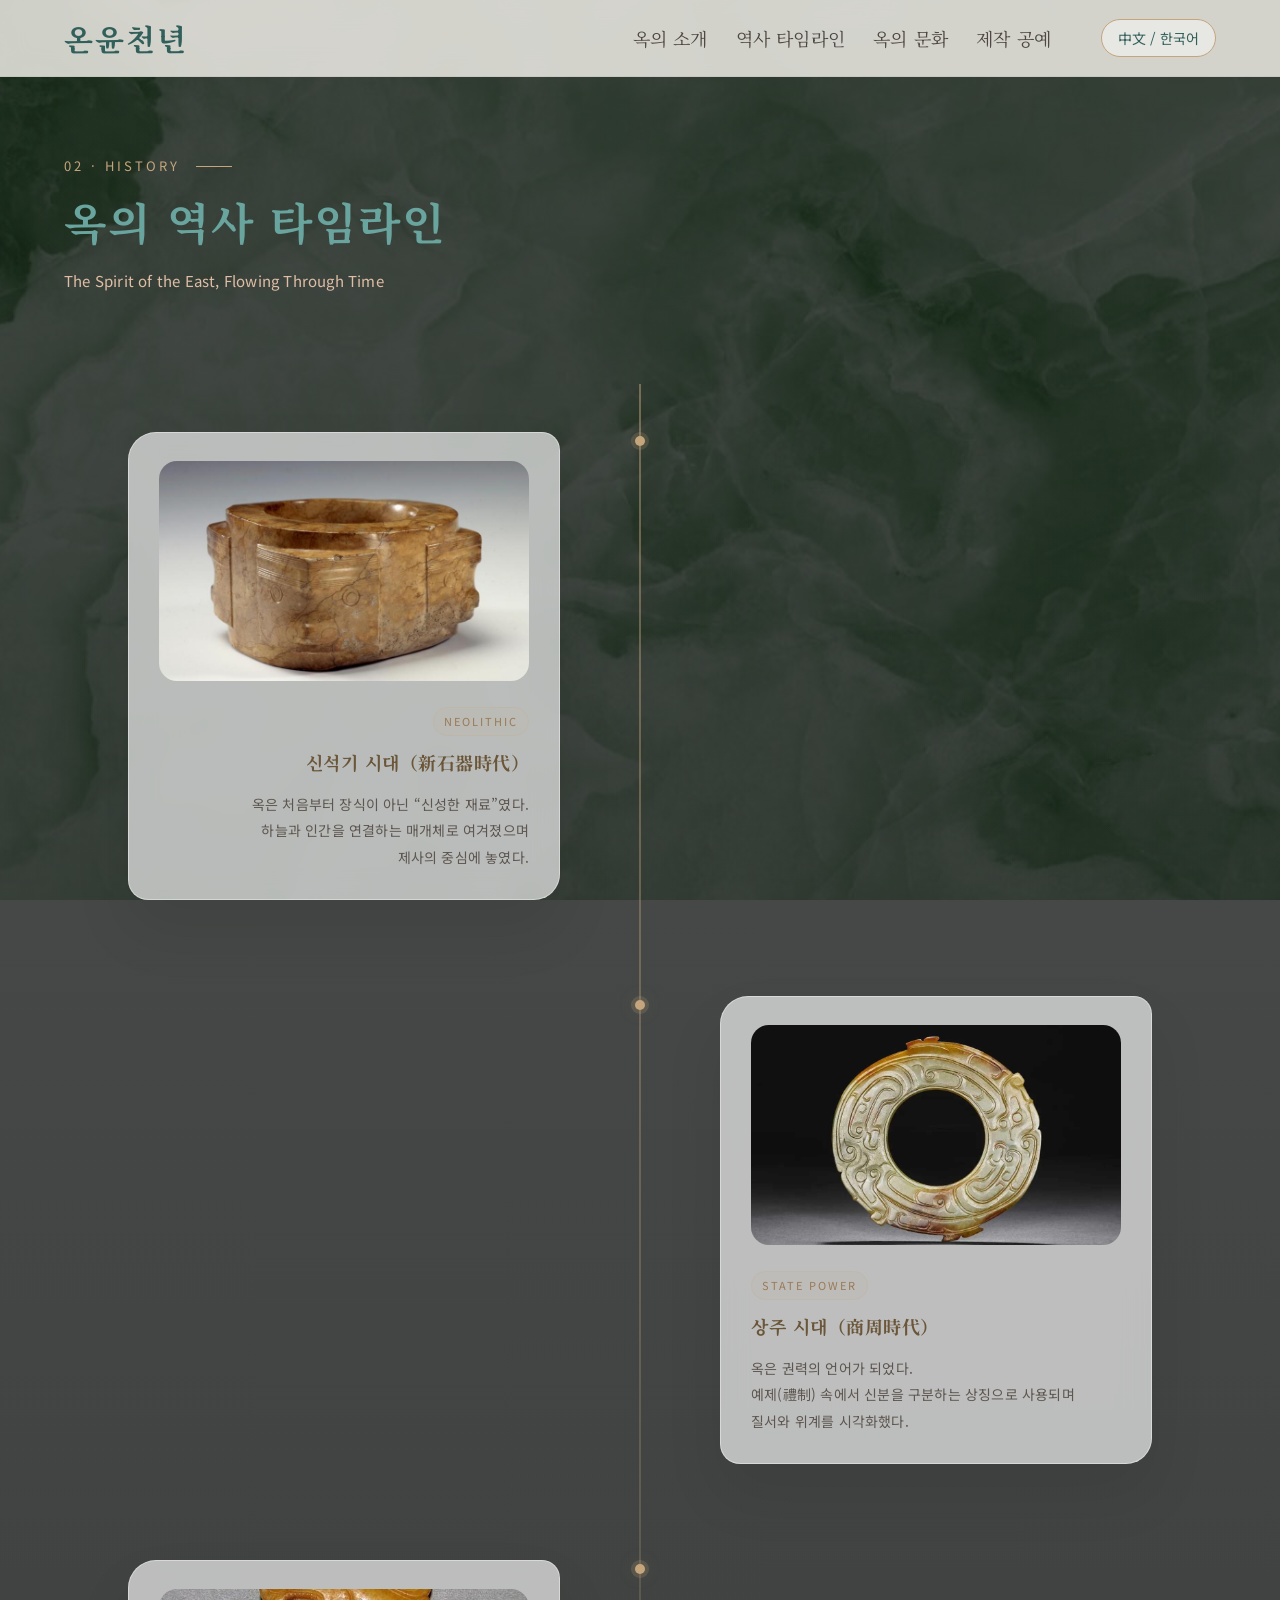
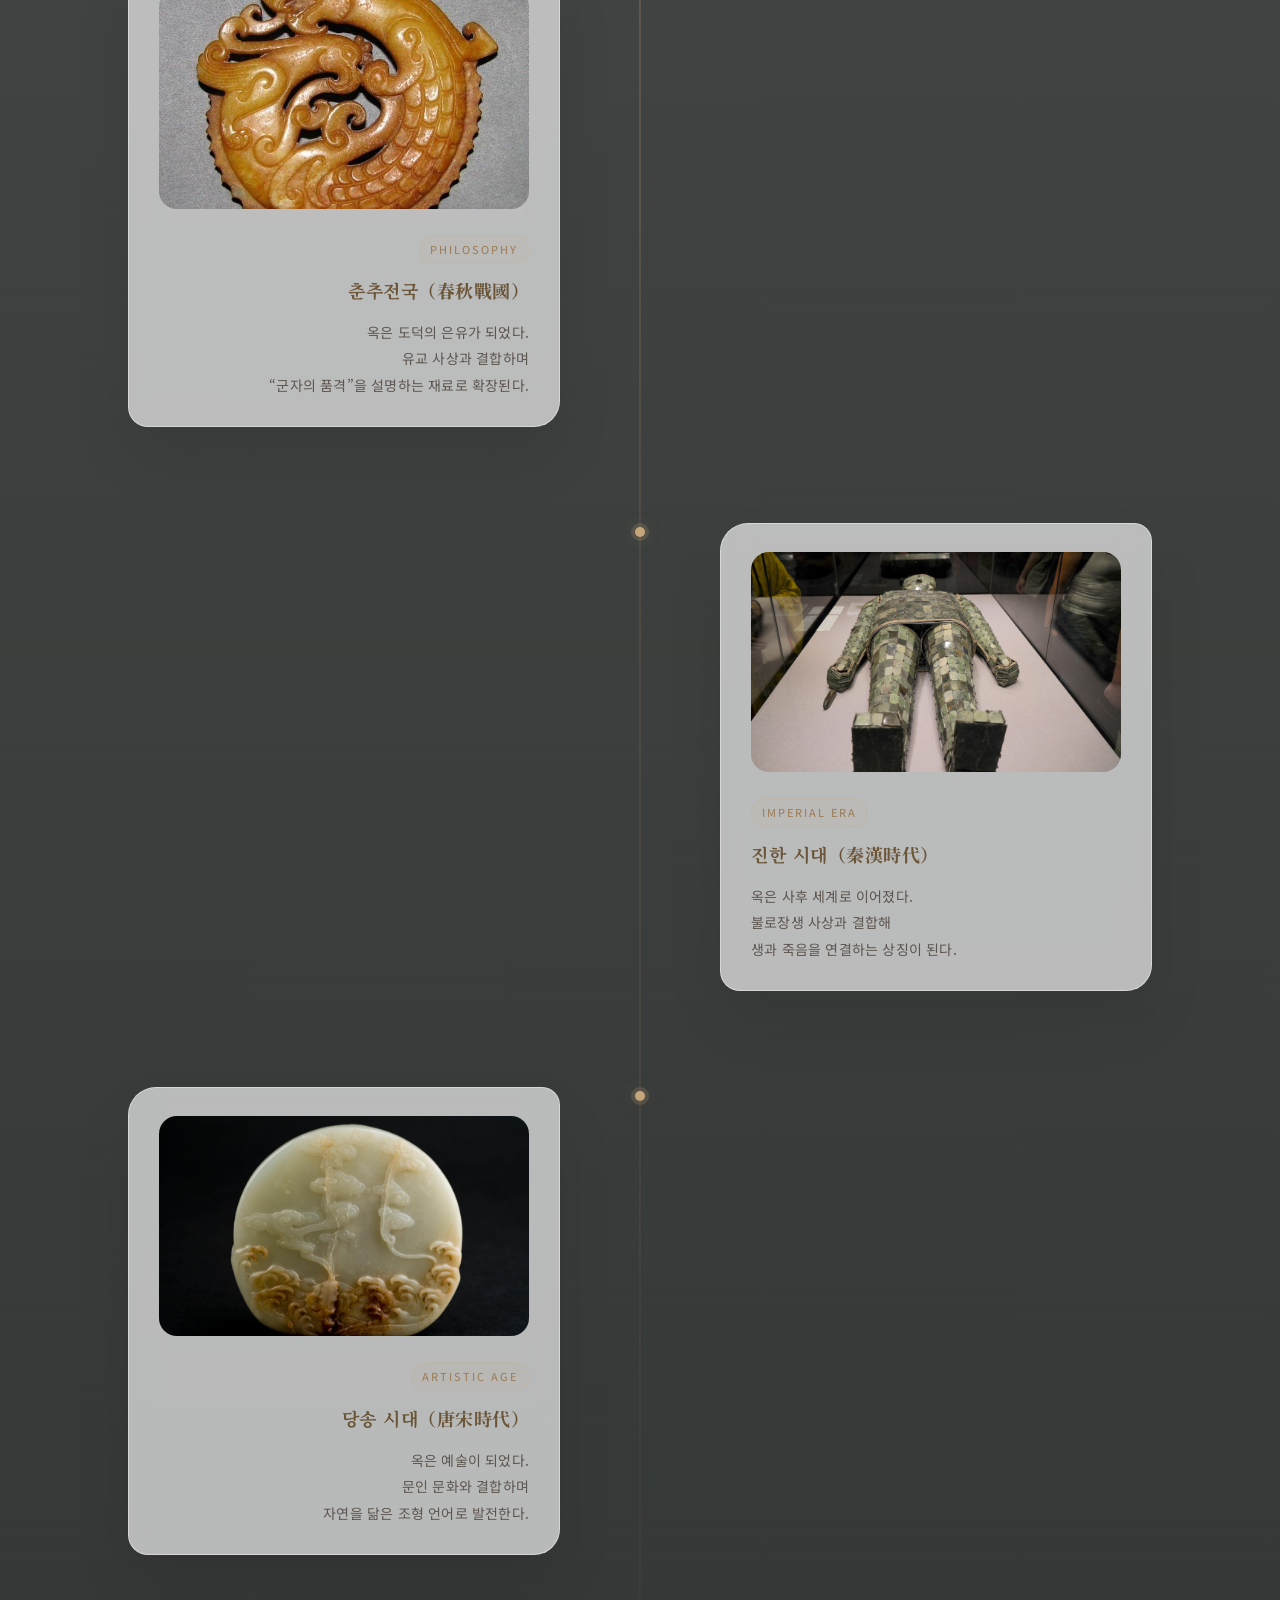
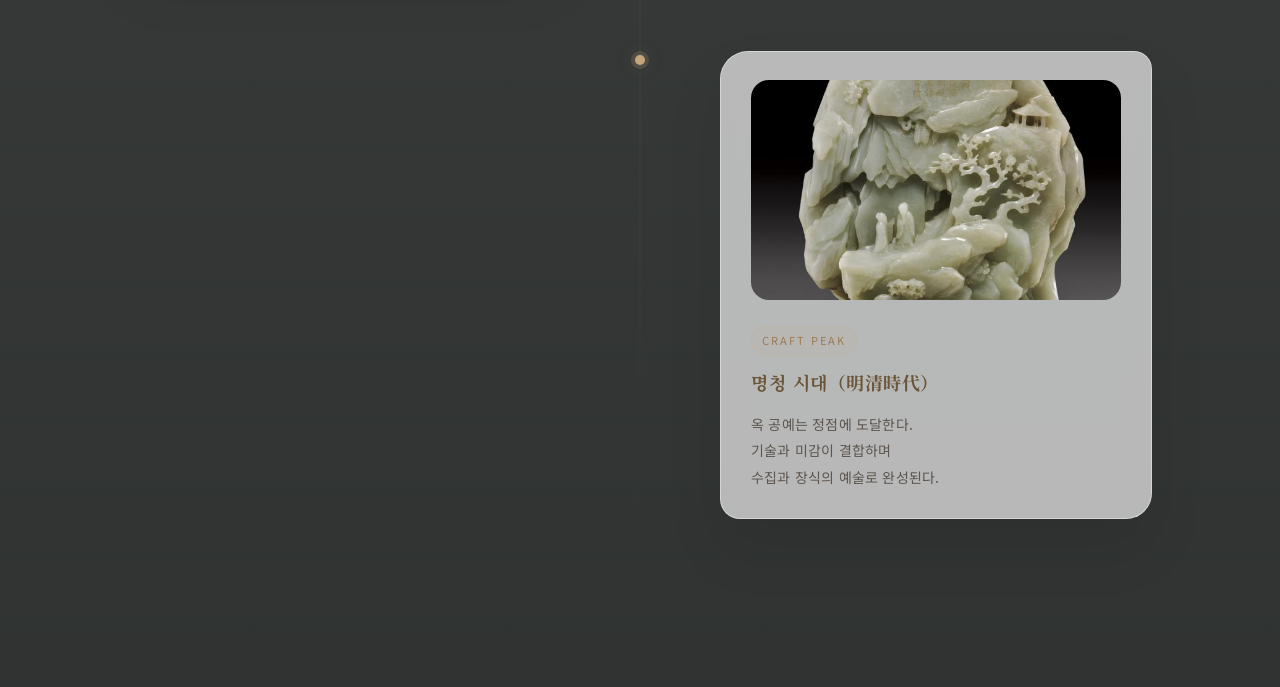
<file: history_kr.html>
<!DOCTYPE html>
<html lang="ko">
<head>
  <meta charset="UTF-8">
  <meta name="viewport" content="width=device-width, initial-scale=1.0">

  <title>옥의 역사</title>

  <link href="https://fonts.googleapis.com/css2?family=Noto+Sans+KR:wght@400;500;700&family=Noto+Serif+KR:wght@500;700&display=swap" rel="stylesheet">

  <link rel="stylesheet" href="css/style_kr.css">
</head>

<body>

<header>
  <div class="container nav-wrap">

    <div class="logo">
      <a href="index.html">온윤천년</a>
    </div>

    <nav>
      <ul>
        <li><a href="intro_kr.html">옥의 소개</a></li>
        <li><a href="history_kr.html">역사 타임라인</a></li>
        <li><a href="culture_kr.html">옥의 문화</a></li>
        <li><a href="craft_kr.html">제작 공예</a></li>
      </ul>
    </nav>
    <button class="lang-btn" onclick="switchLanguage()">中文 / 한국어</button>

  </div>
</header>

<section id="history">
  <div class="container">
    <div class="section-header">
      <div class="section-label">02 · HISTORY</div>
      <h2 class="section-title">옥의 역사 타임라인</h2>
      <p class="section-desc">The Spirit of the East, Flowing Through Time</p>
    </div>

    <div class="timeline-stage">

    <div class="timeline">

  <div class="timeline-item left">
    <div class="timeline-content">
        <div class="timeline-image">
    <img src="img/xinshiqi.jpg" alt="" class="lightbox-img"
    
    data-title="신석기 시대（新石器時代）"

    data-desc=
    "
      신석기 시대의 옥은 단순한 장신구가 아니라
      하늘과 인간을 연결하는 신성한 매개체로 여겨졌다.

      당시 사람들은 옥에 영적인 힘이 깃들어 있다고 믿었으며,
      제사와 의식의 중심 재료로 사용했다.

      홍산문화와 양저문화 유적에서는
      제사용 옥기와 의례 도구들이 다수 발견되며,
      이는 옥이 이미 초기 문명 속 권위와 종교의 상징이었음을 보여준다.
    "
    data-sub="홍산문화 출토 옥기 · BCE 4700~2900"
    
    >
  </div>
      <div class="time-tag">NEOLITHIC</div>
      <h4>신석기 시대（新石器時代）</h4>
      <p>
        옥은 처음부터 장식이 아닌 “신성한 재료”였다.<br>
        하늘과 인간을 연결하는 매개체로 여겨졌으며<br>
        제사의 중심에 놓였다.
      </p>
    </div>
  </div>

  <div class="timeline-item right">
    <div class="timeline-content">
        <div class="timeline-image">
    <img src="img/shangzhou.jpg" alt="" class="zhou-img lightbox-img"
    
     data-title="상주 시대（商周時代）"

    data-desc=
    "
      상주 시대의 옥은 단순한 공예품을 넘어
      왕권과 천명(天命)을 상징하는 신성한 예기(禮器)로 사용되었다.

      당시 지배층은 옥을 통해 하늘과 조상에게 제사를 올렸으며,
      옥의 형태와 사용 방식은 신분과 권위를 엄격하게 나타냈다.

      은허와 서주 유적에서는
      옥벽(玉璧), 옥종(玉琮) 등 다양한 제사용 옥기가 발견되며,
      이는 옥이 정치 질서와 종교 의식을 유지하는 핵심 상징이었음을 보여준다.
    "
    data-sub="상주 시대 출토 옥벽(玉璧) · BCE 1600~771"

    >
  </div>
      <div class="time-tag">STATE POWER</div>
      <h4>상주 시대（商周時代）</h4>
      <p>
        옥은 권력의 언어가 되었다.<br>
        예제(禮制) 속에서 신분을 구분하는 상징으로 사용되며<br>
        질서와 위계를 시각화했다.
      </p>
    </div>
  </div>

  <div class="timeline-item left">
    <div class="timeline-content">
        <div class="timeline-image">
    <img src="img/chunqiu.jpg" alt="" class="lightbox-img"
    
     data-title="춘추전국（春秋戰國）"

    data-desc=
    "
    춘추전국 시대의 옥은 예(禮)와 덕(德)의 상징으로 발전하며
    귀족 문화와 철학 사상 속에서 중요한 의미를 지니게 되었다.

    유교에서는 옥의 온화하고 맑은 성질을
    군자의 품성과 연결하여 이상적인 인간상으로 여겼으며,
    귀족들은 옥패와 장신구를 통해 신분과 교양을 드러냈다.

    각국의 고분과 유적에서는
    정교한 용문(龍紋) 옥기와 장식용 옥패가 다수 출토되며,
    이는 옥이 정신적 가치와 예술적 아름다움을 함께 상징했음을 보여준다.
    "
    data-sub="춘추전국 시대 출토 용형 옥패(龍形 玉佩) · BCE 770~221"

    >
  </div>
      <div class="time-tag">PHILOSOPHY</div>
      <h4>춘추전국（春秋戰國）</h4>
      <p>
        옥은 도덕의 은유가 되었다.<br>
        유교 사상과 결합하며<br>
        “군자의 품격”을 설명하는 재료로 확장된다.
      </p>
    </div>
  </div>

  <div class="timeline-item right">
    <div class="timeline-content">
        <div class="timeline-image">
    <img src="img/qinhan.jpg" alt="" class="lightbox-img"
    
     data-title="진한 시대（秦漢時代）"

    data-desc=
    "
      진한 시대의 옥은 황제 권력과 영생 사상을 상징하는 존재로 자리 잡았다.

    당시 사람들은 옥이 육신을 보호하고
    영혼을 영원히 보존하는 힘이 있다고 믿었으며,
    황실과 귀족들은 장례 의식에 대량의 옥기를 사용했다.

    한나라 무덤에서는
    옥의(金縷玉衣)와 옥으로 만든 장송 기물들이 발견되며,
    이는 옥이 불멸과 권위를 상징하는 최고급 재료였음을 보여준다.
    "
    data-sub="진한 시대 출토 금루옥의(金縷玉衣) · BCE 202~CE 220"

    >
  </div>
      <div class="time-tag">IMPERIAL ERA</div>
      <h4>진한 시대（秦漢時代）</h4>
      <p>
        옥은 사후 세계로 이어졌다.<br>
        불로장생 사상과 결합해<br>
        생과 죽음을 연결하는 상징이 된다.
      </p>
    </div>
  </div>

  <div class="timeline-item left">
    <div class="timeline-content">
        <div class="timeline-image">
    <img src="img/tangsong.jpg" alt="" class="lightbox-img"
    
     data-title="당송 시대（唐宋時代）"

    data-desc=
    "
      당송 시대의 옥은 국제 교류와 생활 문화의 발전 속에서
    예술성과 감상의 가치가 더욱 강조되었다.

    당나라에서는 화려하고 개방적인 문화의 영향으로
    옥 장신구와 공예품 제작 기술이 크게 발전했으며,
    송나라에서는 절제되고 우아한 미학 속에서 옥의 자연스러운 아름다움이 중시되었다.

    당·송 시대 유물에서는
    세밀한 조각의 옥배(玉佩)와 문방용 옥기가 다수 확인되며,
    이는 옥이 실용성과 예술성을 동시에 갖춘 문화 상징으로 발전했음을 보여준다.
    "
    data-sub="당송 시대 산수문 옥조각 · CE 618~1279"
    
    >
  </div>
      <div class="time-tag">ARTISTIC AGE</div>
      <h4>당송 시대（唐宋時代）</h4>
      <p>
        옥은 예술이 되었다.<br>
        문인 문화와 결합하며<br>
        자연을 닮은 조형 언어로 발전한다.
      </p>
    </div>
  </div>

  <div class="timeline-item right">
    <div class="timeline-content">
        <div class="timeline-image">
    <img src="img/mingqing.jpg" alt="" class="lightbox-img"
    
     data-title="명청 시대（明清時代）"

    data-desc=
    "
    명청 시대의 옥은 황실 문화와 장인 기술의 정점 속에서
    부와 권력, 길상의 상징으로 널리 사용되었다.

    특히 청나라에서는
    궁정 전용 옥 공방이 운영될 만큼 옥 공예가 크게 발전했으며,
    황제와 귀족들은 옥을 통해 권위와 품격을 드러냈다.

    고궁과 황실 유물에서는
    정교한 비취 장신구와 대형 옥 조각 작품들이 다수 전해지며,
    이는 옥이 장식 예술과 제국 문화의 절정을 상징했음을 보여준다.
    "
    data-sub="명청 시대 산자옥(山子玉) · CE 1368~1820"
    
    >
  </div>
      <div class="time-tag">CRAFT PEAK</div>
      <h4>명청 시대（明清時代）</h4>
      <p>
        옥 공예는 정점에 도달한다.<br>
        기술과 미감이 결합하며<br>
        수집과 장식의 예술로 완성된다.
      </p>
    </div>
  </div>

</div>

    </div>
</div>
  </div>
</section>

<script>
  const items = document.querySelectorAll('.timeline-item');

  function reveal(){
    const trigger = window.innerHeight * 0.85;

    items.forEach(item => {
      const top = item.getBoundingClientRect().top;
      if(top < trigger){
        item.classList.add('show');
      }
    });
  }

  window.addEventListener('scroll', reveal);
  reveal();
</script>

<!-- LIGHTBOX -->

<div class="lightbox">

  <span class="lightbox-close">&times;</span>

  <div class="lightbox-inner">

    <div class="lightbox-image-wrap">

      <img class="lightbox-content">

      <div class="lightbox-sub"></div>

    </div>

    <div class="lightbox-info">

      <h3 class="lightbox-title"></h3>

      <div class="lightbox-desc"></div>

    </div>

  </div>

</div>

<script>

const lightbox = document.querySelector(".lightbox");

const lightboxImg =
  document.querySelector(".lightbox-content");

const lightboxTitle =
  document.querySelector(".lightbox-title");

const lightboxDesc =
  document.querySelector(".lightbox-desc");

const closeBtn =
  document.querySelector(".lightbox-close");

const lightboxSub =
  document.querySelector(".lightbox-sub");

// 点击图片
document.querySelectorAll(".lightbox-img")
.forEach(img => {

  img.addEventListener("click", function(){

    // 打开
    lightbox.classList.add("show");

    // 图片
    lightboxImg.src = this.src;

    // 标题
    lightboxTitle.innerText =
  this.dataset.title || "";

    // 小字
    lightboxSub.innerText =
  this.dataset.sub || "";

    // 描述
    lightboxDesc.innerText =
  this.dataset.desc || "";

  });

});

// 关闭按钮
closeBtn.addEventListener("click", () => {

  lightbox.classList.remove("show");

});

// 点击背景关闭
lightbox.addEventListener("click", (e) => {

  if(e.target === lightbox){

    lightbox.classList.remove("show");

  }

});

</script>

<script>
  function switchLanguage(){
    const currentPage = window.location.pathname.split("/").pop();

    if(currentPage.includes("_cn")){
      window.location.href = currentPage.replace("_cn", "_kr");
    }else if(currentPage.includes("_kr")){
      window.location.href = currentPage.replace("_kr", "_cn");
    }
  }
</script>

</body>
</html>
</file>
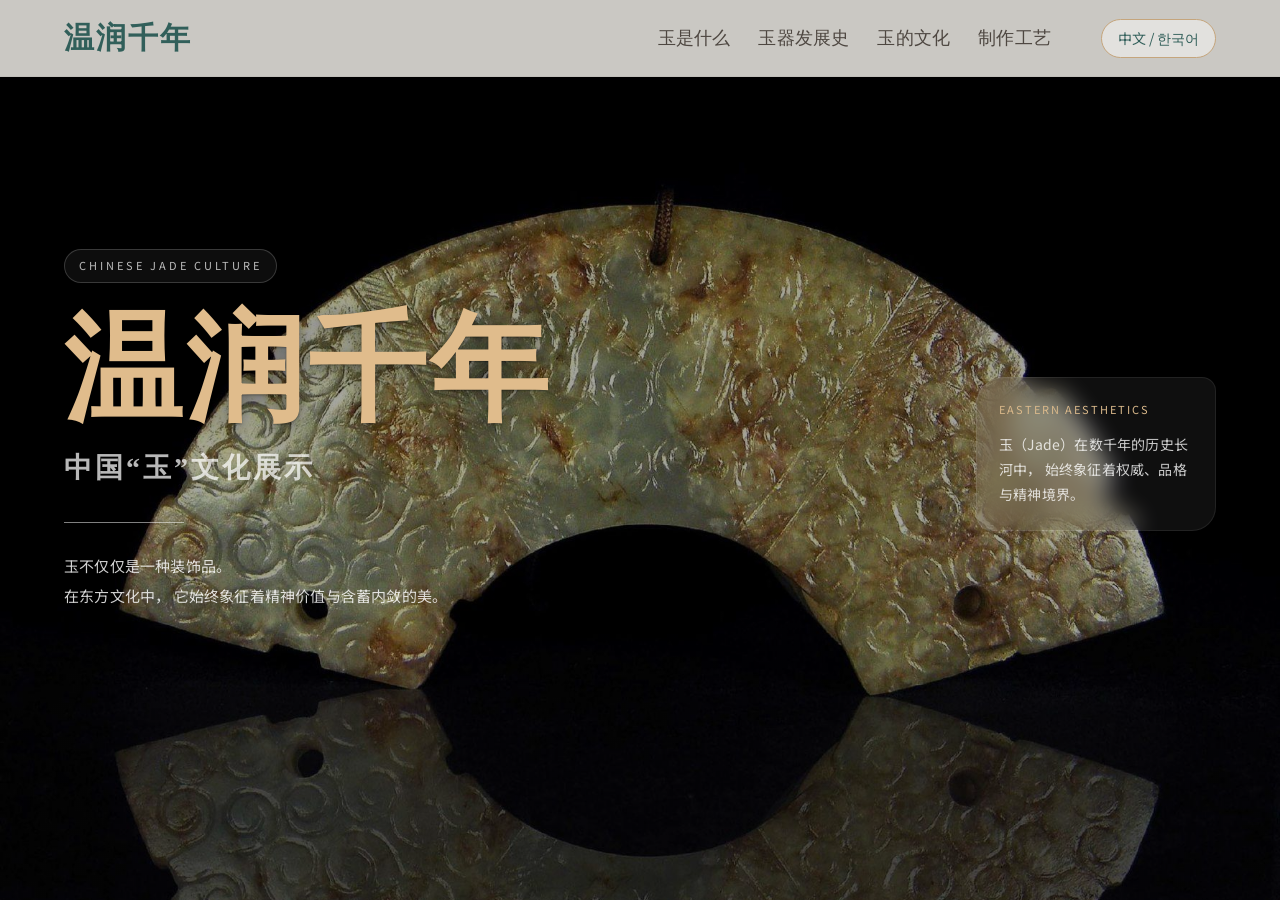
<file: index_cn.html>
<!DOCTYPE html>
<html lang="zh-CN">
<head>
  <meta charset="UTF-8">
  <meta name="viewport" content="width=device-width, initial-scale=1.0">

  <title>温润千年</title>

<link href="https://fonts.googleapis.com/css2?family=Noto+Sans+SC:wght@400;500;700&family=Noto+Serif+SC:wght@400;600;700&display=swap" rel="stylesheet">
  <link rel="stylesheet" href="css/style_cn.css">
</head>

<body>

<header>
  <div class="container nav-wrap">

    <div class="logo">
      <a href="index_cn.html">温润千年</a>
    </div>

    <nav>
      <ul>
        <li><a href="intro_cn.html">玉是什么</a></li>
        <li><a href="history_cn.html">玉器发展史</a></li>
        <li><a href="culture_cn.html">玉的文化</a></li>
        <li><a href="craft_cn.html">制作工艺</a></li>
      </ul>
    </nav>
    <button class="lang-btn" onclick="switchLanguage()">中文 / 한국어</button>

  </div>
</header>

<section class="hero" id="home">
    
  <div class="hero-noise"></div>

  <div class="container hero-inner">

    <!-- 左侧内容 -->
    <div class="hero-content">

      <div class="hero-sub">
        CHINESE JADE CULTURE
      </div>

      <h1>
        温润千年
      </h1>

      <h2>
        中国“玉”文化展示
      </h2>

      <div class="hero-line"></div>

      <p class="hero-desc">
        玉不仅仅是一种装饰品。
        <br>
        在东方文化中，
        它始终象征着精神价值与含蓄内敛的美。
      </p>

    </div>

    <!-- 右下角信息 -->
    <div class="hero-side-note">

      <span class="note-label">
        EASTERN AESTHETICS
      </span>

      <p>
        玉（Jade）在数千年的历史长河中，
        始终象征着权威、品格与精神境界。
      </p>

    </div>

    <!-- 滚动提示 -->
    <div class="scroll-indicator">
    </div>

  </div>

</section>

<script>
function switchLanguage() {
  const currentPage = window.location.pathname.split("/").pop() || "index.html";

  if (currentPage === "index.html") {
    window.location.href = "index_cn.html";
  } else if (currentPage === "index_cn.html") {
    window.location.href = "index.html";
  } else if (currentPage.includes("_kr")) {
    window.location.href = currentPage.replace("_kr", "_cn");
  } else if (currentPage.includes("_cn")) {
    window.location.href = currentPage.replace("_cn", "_kr");
  }
}
</script>

</body>
</html>
</file>
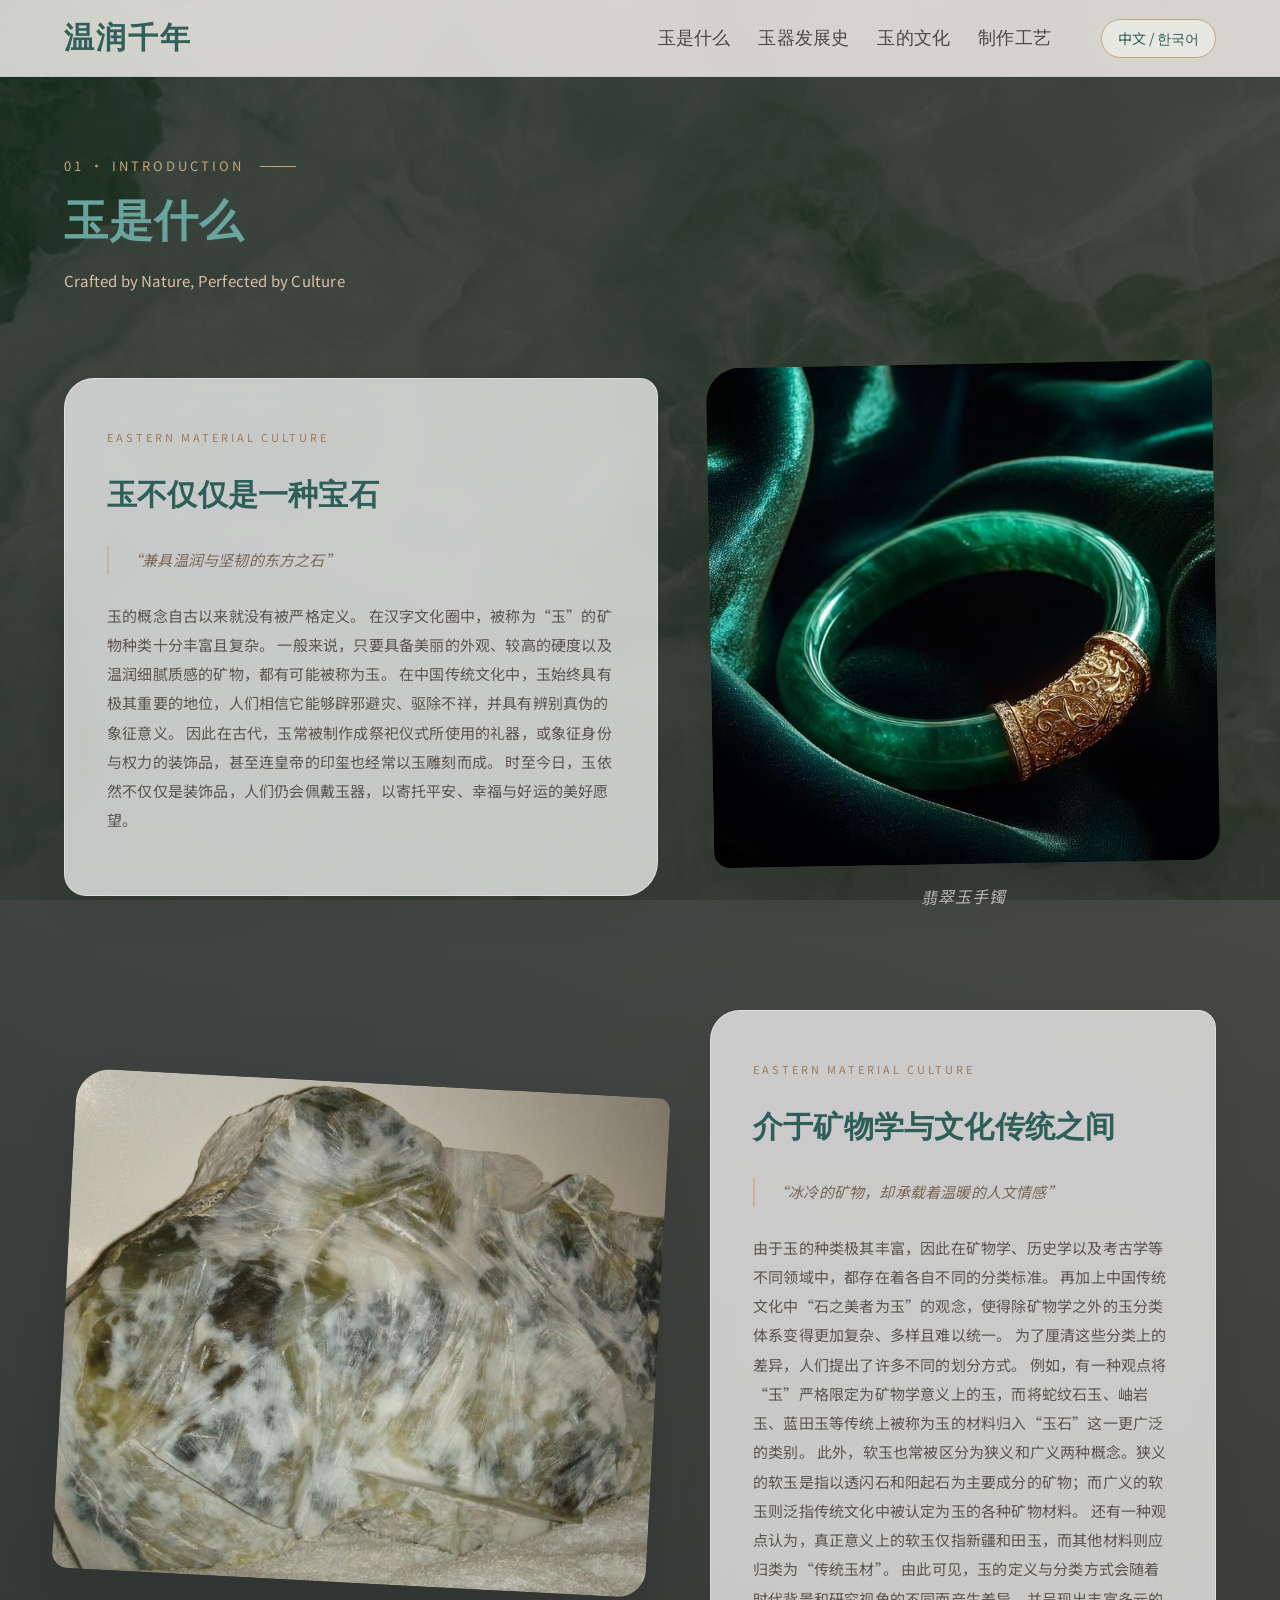
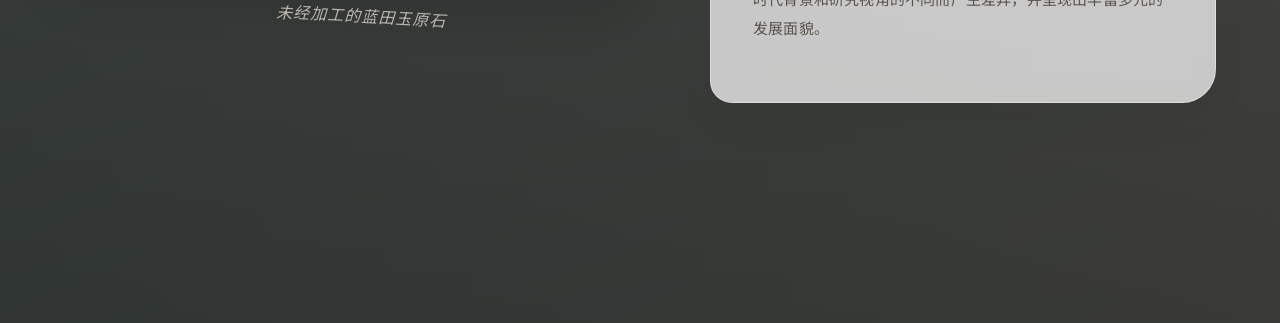
<file: intro_cn.html>
<!DOCTYPE html>
<html lang="zh_CN">
<head>
  <meta charset="UTF-8">
  <meta name="viewport" content="width=device-width, initial-scale=1.0">

  <title>玉的介绍</title>

  <link href="https://fonts.googleapis.com/css2?family=Noto+Sans+SC:wght@400;500;700&family=Noto+Serif+SC:wght@400;600;700&display=swap" rel="stylesheet">

  <link rel="stylesheet" href="css/style_cn.css">
</head>

<body>

<header>
  <div class="container nav-wrap">

    <div class="logo">
      <a href="index_cn.html">温润千年</a>
    </div>

    <nav>
      <ul>
        <li><a href="intro_cn.html">玉是什么</a></li>
        <li><a href="history_cn.html">玉器发展史</a></li>
        <li><a href="culture_cn.html">玉的文化</a></li>
        <li><a href="craft_cn.html">制作工艺</a></li>
      </ul>
    </nav>
    <button class="lang-btn" onclick="switchLanguage()">中文 / 한국어</button>

  </div>
</header>

<section class="intro-section">

  <div class="container">

    <div class="section-header">
      <div class="section-label">01 · INTRODUCTION</div>
      <h2 class="section-title">玉是什么</h2>
      <p class="section-desc">
        Crafted by Nature, Perfected by Culture
      </p>
    </div>

    <div class="split">

      <div class="content-box">

        <div class="intro-mini-label">
          EASTERN MATERIAL CULTURE
        </div>

        <h3>
          玉不仅仅是一种宝石
        </h3>

        <div class="intro-quote">
          “兼具温润与坚韧的东方之石”
        </div>

        <p>
          玉的概念自古以来就没有被严格定义。

          在汉字文化圈中，被称为“玉”的矿物种类十分丰富且复杂。

          一般来说，只要具备美丽的外观、较高的硬度以及温润细腻质感的矿物，都有可能被称为玉。

          在中国传统文化中，玉始终具有极其重要的地位，人们相信它能够辟邪避灾、驱除不祥，并具有辨别真伪的象征意义。

          因此在古代，玉常被制作成祭祀仪式所使用的礼器，或象征身份与权力的装饰品，甚至连皇帝的印玺也经常以玉雕刻而成。

          时至今日，玉依然不仅仅是装饰品，人们仍会佩戴玉器，以寄托平安、幸福与好运的美好愿望。
        </p>

      </div>

      <div class="image-card">
        <div class="img-wrap">
          <img src="img/jade1.jpg">
        </div>
        <p class="img-caption">
          翡翠玉手镯
        </p>
      </div>

    </div>


    <div class="split">

       <div class="image-card">
        <div class="img-wrap2">
          <img src="img/lantian.jpg">
        </div>
        <p class="img-caption2">
          未经加工的蓝田玉原石
        </p>
      </div>

      <div class="content-box">
        

        <div class="intro-mini-label">
          EASTERN MATERIAL CULTURE
        </div>

        <h3>
          介于矿物学与文化传统之间
        </h3>

        <div class="intro-quote">
          “冰冷的矿物，却承载着温暖的人文情感”
        </div>

        <p>
          由于玉的种类极其丰富，因此在矿物学、历史学以及考古学等不同领域中，都存在着各自不同的分类标准。

          再加上中国传统文化中“石之美者为玉”的观念，使得除矿物学之外的玉分类体系变得更加复杂、多样且难以统一。

          为了厘清这些分类上的差异，人们提出了许多不同的划分方式。

          例如，有一种观点将“玉”严格限定为矿物学意义上的玉，而将蛇纹石玉、岫岩玉、蓝田玉等传统上被称为玉的材料归入“玉石”这一更广泛的类别。

          此外，软玉也常被区分为狭义和广义两种概念。狭义的软玉是指以透闪石和阳起石为主要成分的矿物；而广义的软玉则泛指传统文化中被认定为玉的各种矿物材料。

          还有一种观点认为，真正意义上的软玉仅指新疆和田玉，而其他材料则应归类为“传统玉材”。

          由此可见，玉的定义与分类方式会随着时代背景和研究视角的不同而产生差异，并呈现出丰富多元的发展面貌。
        </p>

      </div>

    </div>

  </div>

</section>

<script>
  function switchLanguage(){
    const currentPage = window.location.pathname.split("/").pop();

    if(currentPage.includes("_cn")){
      window.location.href = currentPage.replace("_cn", "_kr");
    }else if(currentPage.includes("_kr")){
      window.location.href = currentPage.replace("_kr", "_cn");
    }
  }
</script>

</body>
</html>
</file>
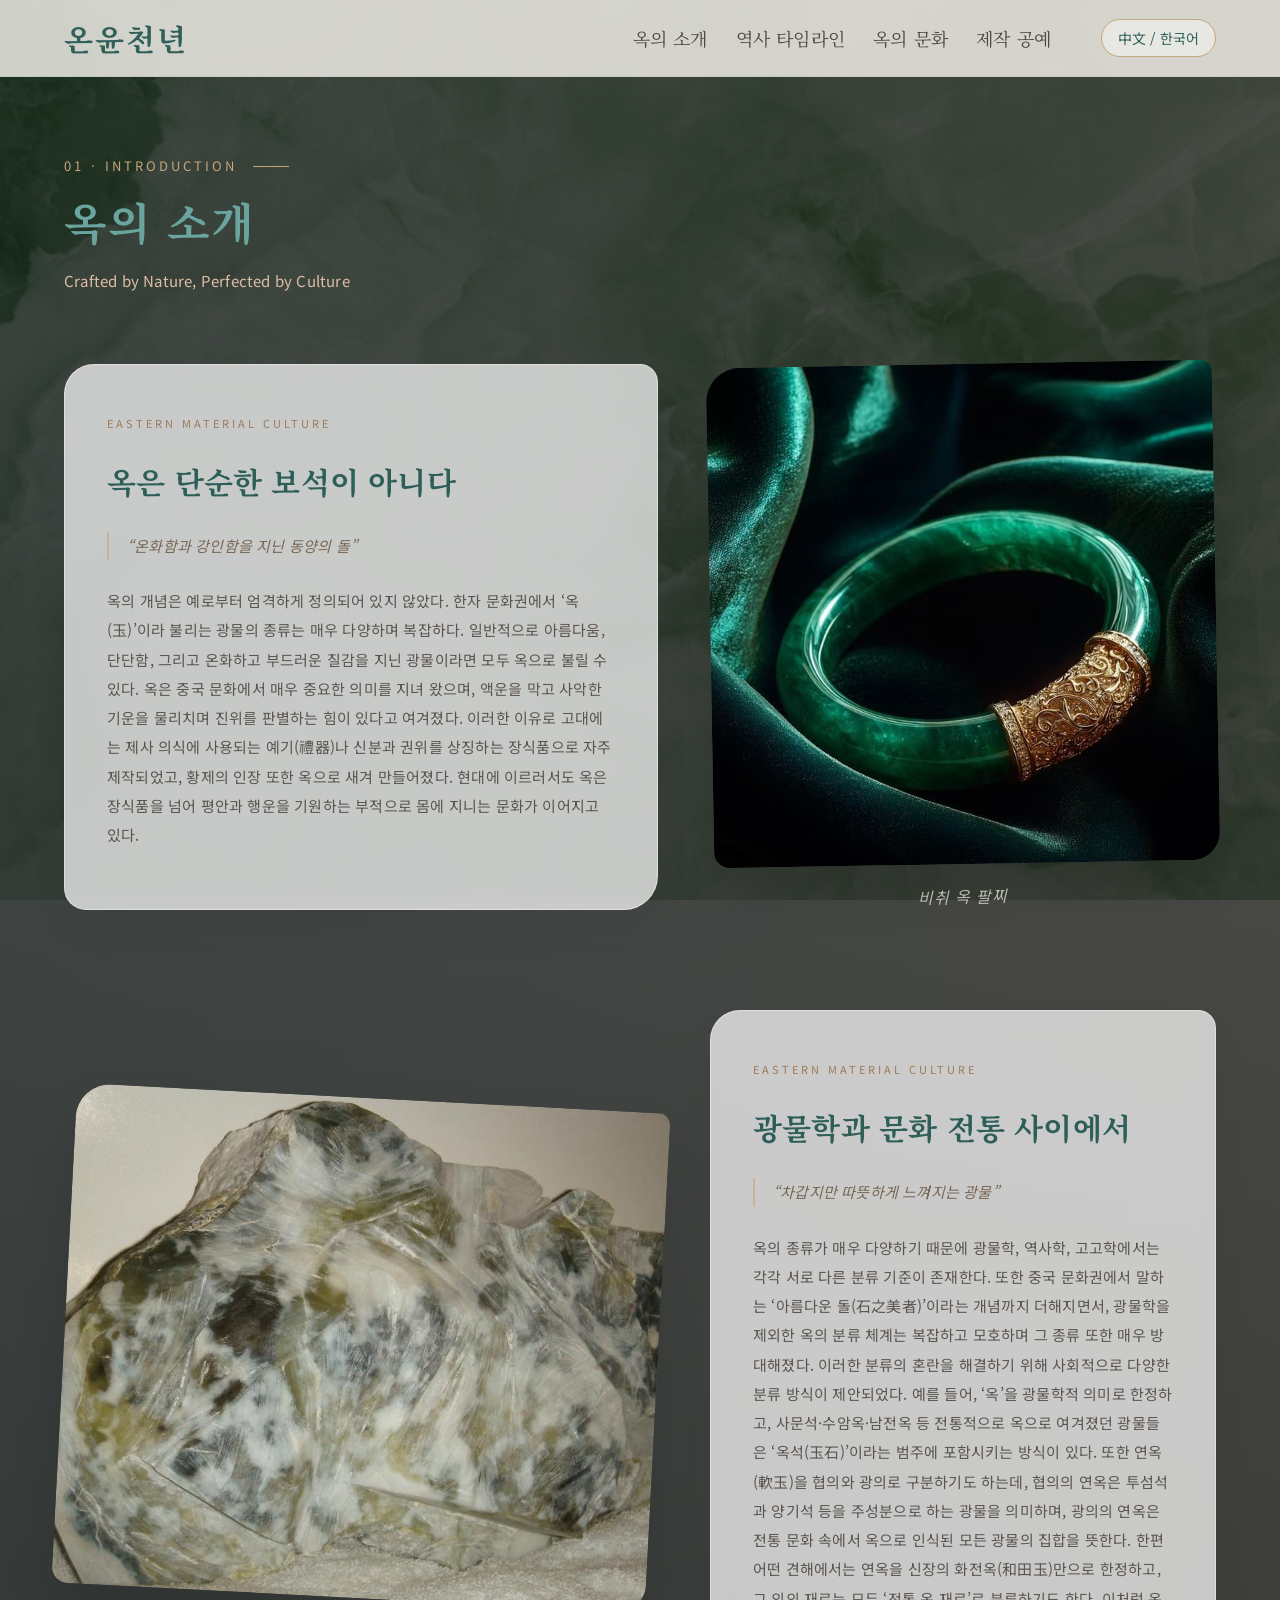
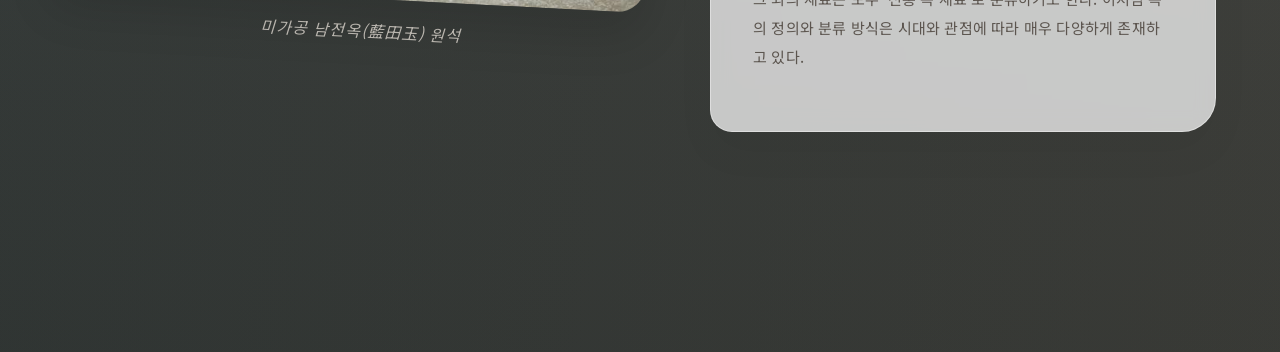
<file: intro_kr.html>
<!DOCTYPE html>
<html lang="ko">
<head>
  <meta charset="UTF-8">
  <meta name="viewport" content="width=device-width, initial-scale=1.0">

  <title>옥의 소개</title>

  <link href="https://fonts.googleapis.com/css2?family=Noto+Sans+KR:wght@400;500;700&family=Noto+Serif+KR:wght@500;700&display=swap" rel="stylesheet">

  <link rel="stylesheet" href="css/style_kr.css">
</head>

<body>

<header>
  <div class="container nav-wrap">

    <div class="logo">
      <a href="index.html">온윤천년</a>
    </div>

    <nav>
      <ul>
        <li><a href="intro_kr.html">옥의 소개</a></li>
        <li><a href="history_kr.html">역사 타임라인</a></li>
        <li><a href="culture_kr.html">옥의 문화</a></li>
        <li><a href="craft_kr.html">제작 공예</a></li>
      </ul>
    </nav>
    <button class="lang-btn" onclick="switchLanguage()">中文 / 한국어</button>

  </div>
</header>

<section class="intro-section">

  <div class="container">

    <div class="section-header">
      <div class="section-label">01 · INTRODUCTION</div>
      <h2 class="section-title">옥의 소개</h2>
      <p class="section-desc">
        Crafted by Nature, Perfected by Culture
      </p>
    </div>

    <div class="split">

      <div class="content-box">

        <div class="intro-mini-label">
          EASTERN MATERIAL CULTURE
        </div>

        <h3>
          옥은 단순한 보석이 아니다
        </h3>

        <div class="intro-quote">
          “온화함과 강인함을 지닌 동양의 돌”
        </div>

        <p>
          옥의 개념은 예로부터 엄격하게 정의되어 있지 않았다. 
          한자 문화권에서 ‘옥(玉)’이라 불리는 광물의 종류는 매우 다양하며 복잡하다. 
          일반적으로 아름다움, 단단함, 그리고 온화하고 부드러운 질감을 지닌 광물이라면 모두 옥으로 불릴 수 있다. 
          옥은 중국 문화에서 매우 중요한 의미를 지녀 왔으며, 액운을 막고 사악한 기운을 물리치며 진위를 판별하는 힘이 있다고 여겨졌다. 
          이러한 이유로 고대에는 제사 의식에 사용되는 예기(禮器)나 신분과 권위를 상징하는 장식품으로 자주 제작되었고, 황제의 인장 또한 옥으로 새겨 만들어졌다.
          현대에 이르러서도 옥은 장식품을 넘어 평안과 행운을 기원하는 부적으로 몸에 지니는 문화가 이어지고 있다.
        </p>

      </div>

      <div class="image-card">
        <div class="img-wrap">
          <img src="img/jade1.jpg">
        </div>
        <p class="img-caption">
          비취 옥 팔찌
        </p>
      </div>

    </div>


    <div class="split">

       <div class="image-card">
        <div class="img-wrap2">
          <img src="img/lantian.jpg">
        </div>
        <p class="img-caption2">
          미가공 남전옥(藍田玉) 원석
        </p>
      </div>

      <div class="content-box">
        

        <div class="intro-mini-label">
          EASTERN MATERIAL CULTURE
        </div>

        <h3>
          광물학과 문화 전통 사이에서
        </h3>

        <div class="intro-quote">
          “차갑지만 따뜻하게 느껴지는 광물”
        </div>

        <p>
          옥의 종류가 매우 다양하기 때문에 광물학, 역사학, 고고학에서는 각각 서로 다른 분류 기준이 존재한다. 
          또한 중국 문화권에서 말하는 ‘아름다운 돌(石之美者)’이라는 개념까지 더해지면서, 광물학을 제외한 옥의 분류 체계는 복잡하고 모호하며 그 종류 또한 매우 방대해졌다.

          이러한 분류의 혼란을 해결하기 위해 사회적으로 다양한 분류 방식이 제안되었다. 
          예를 들어, ‘옥’을 광물학적 의미로 한정하고, 사문석·수암옥·남전옥 등 전통적으로 옥으로 여겨졌던 광물들은 ‘옥석(玉石)’이라는 범주에 포함시키는 방식이 있다. 
          또한 연옥(軟玉)을 협의와 광의로 구분하기도 하는데, 협의의 연옥은 투섬석과 양기석 등을 주성분으로 하는 광물을 의미하며, 광의의 연옥은 전통 문화 속에서 옥으로 인식된 모든 광물의 집합을 뜻한다.
          한편 어떤 견해에서는 연옥을 신장의 화전옥(和田玉)만으로 한정하고, 그 외의 재료는 모두 ‘전통 옥 재료’로 분류하기도 한다. 
          이처럼 옥의 정의와 분류 방식은 시대와 관점에 따라 매우 다양하게 존재하고 있다.
        </p>

      </div>

    </div>

  </div>

</section>

<script>
  function switchLanguage(){
    const currentPage = window.location.pathname.split("/").pop();

    if(currentPage.includes("_cn")){
      window.location.href = currentPage.replace("_cn", "_kr");
    }else if(currentPage.includes("_kr")){
      window.location.href = currentPage.replace("_kr", "_cn");
    }
  }
</script>

</body>
</html>
</file>
<file: css/style_cn.css>
/* =========================
   RESET & BASE
========================= */

*{
  margin:0;
  padding:0;
  box-sizing:border-box;
}

html{
  scroll-behavior:smooth;
  overflow-x:hidden;
  overflow-y:scroll;
}

body{
  font-family:'Noto Sans SC', sans-serif;
  color:#2b2825;
  line-height:1.8;
  letter-spacing:0.2px;
  overflow-x:hidden;

  background:
    linear-gradient(
      rgba(8,12,10,0.72),
      rgba(8,12,10,0.84)
    ),
    url("../img/back1.jpg") center / cover fixed no-repeat;
}

a{
  color:inherit;
  text-decoration:none;
}

img{
  display:block;
  width:100%;
}

button{
  font-family:inherit;
}

/* =========================
   COMMON LAYOUT
========================= */

.container{
  width:90%;
  max-width:1180px;
  margin:0 auto;
}

section{
  position:relative;
  padding:120px 0;
}

/* =========================
   HEADER
========================= */

header{
  position:fixed;
  top:0;
  left:0;
  width:100%;
  z-index:1000;

  background:rgba(247,244,238,0.82);
  backdrop-filter:blur(14px);
  border-bottom:1px solid rgba(0,0,0,0.05);
}

.nav-wrap{
  height:76px;
  display:flex;
  align-items:center;
  justify-content:space-between;
}

.logo{
  font-family:'Noto Serif SC', serif;
  font-size:30px;
  font-weight:700;
  margin-right:auto;
  color:#315F5A;
  letter-spacing:2px;
}

.lang-btn{
  padding:8px 16px;
  border:1px solid #C5A57C;
  border-radius:999px;
  background:rgba(255,255,255,0.45);
  color:#315F5A;
  font-family:inherit;
  font-size:14px;
  cursor:pointer;
  transition:0.3s ease;
}

.lang-btn:hover{
  background:#315F5A;
  color:#fff;
}

nav ul{
  list-style:none;
  display:flex;
  gap:28px;
}

nav a{
  position:relative;
  font-family:'Noto Serif SC', serif;
  font-size:18px;
  color:#4e4741;
  transition:0.3s ease;
}

nav a::after{
  content:"";
  position:absolute;
  left:0;
  bottom:-7px;

  width:0;
  height:1px;

  background:#C5A57C;
  transition:0.35s ease;
}

nav a:hover{
  color:#2E5E58;
}

nav a:hover::after{
  width:100%;
}

nav{
    margin-right:50px;
}

/* =========================
   SECTION TITLE
========================= */

.section-header{
  position:relative;
  width:fit-content;
  margin-bottom:70px;
}

.section-label{
  display:inline-block;
  position:relative;

  margin-bottom:16px;

  font-size:13px;
  letter-spacing:3px;
  color:#C5A57C;
}

.section-label::after{
  content:"";
  position:absolute;
  top:50%;
  right:-52px;

  width:36px;
  height:1px;

  background:#C5A57C;
}

.section-title{
  font-family:'Noto Serif SC', serif;
  font-size:44px;
  line-height:1.3;
  color:#69a59e;
  margin-bottom:16px;
  letter-spacing:1px;
}

.section-desc{
  max-width:650px;
  font-size:15px;
  line-height:1.8;
  color:#dfbea5;
}

/* =========================
   INDEX / HERO
========================= */

.hero{
  min-height:100vh;
  padding-top:160px;

  display:flex;
  align-items:center;

  overflow:hidden;

  background:
    linear-gradient(rgba(0,0,0,0.35), rgba(0,0,0,0.35)),
    url("../img/background1.jpg") 48% 40% / cover no-repeat;
}

.hero-inner{
  height:100%;
  position:relative;

  display:flex;
  flex-direction:column;
  justify-content:center;
}

.hero-content{
  position:relative;
  z-index:2;
  width:fit-content;
  transform:translateY(-40px);
}

.hero-sub{
  display:inline-block;

  padding:6px 14px;
  margin-bottom:28px;

  border:1px solid rgba(255,255,255,0.18);
  border-radius:999px;

  background:rgba(255,255,255,0.05);
  backdrop-filter:blur(8px);

  color:rgba(255,255,255,0.72);
  font-size:11px;
  letter-spacing:3px;
}

.hero h1{
  font-family:'Noto Serif SC', serif;
  font-size:118px;
  line-height:1;
  margin-bottom:14px;
  letter-spacing:4px;

  color:#E0BC8C;

  text-shadow:
    0 4px 18px rgba(0,0,0,0.45),
    0 1px 2px rgba(0,0,0,0.35);
}

.hero h2{
  font-family:'Noto Serif SC', serif;
  font-size:28px;
  font-weight:700;
  color:rgba(255,255,255,0.72);
  letter-spacing:3px;
  margin-bottom:28px;
}

.hero-line{
  width:120px;
  height:1px;
  background:rgba(255,255,255,0.5);
  margin-bottom:28px;
}

.hero-desc{
  max-width:420px;
  font-size:15px;
  line-height:2;
  color:rgba(255,255,255,0.82);
}

.hero-side-note{
  position:absolute;
  right:0;
  bottom:120px;

  width:240px;
  padding:22px;

  border-radius:28px 14px 24px 16px;
  border:1px solid rgba(255,255,255,0.08);

  background:rgba(255,255,255,0.06);
  backdrop-filter:blur(12px);

  animation:floatSlow 7s ease-in-out infinite;
}

.note-label{
  display:block;
  font-size:11px;
  letter-spacing:2px;
  color:#DAB98B;
  margin-bottom:12px;
}

.hero-side-note p{
  color:rgba(255,255,255,0.78);
  font-size:14px;
  line-height:1.8;
}

.scroll-indicator{
  position:absolute;
  left:0;
  bottom:40px;
}

/* =========================
   INTRO PAGE
========================= */

.intro-section{
  padding-top:150px;
  background:
    linear-gradient(
      to right,
      rgba(46,94,88,0.04),
      rgba(197,165,124,0.06)
    );
}

.split{
  display:grid;
  grid-template-columns:1.08fr 0.92fr;
  gap:52px;
  align-items:center;
  margin-bottom:100px;
}

.content-box{
  position:relative;

  padding:42px;

  background:rgba(255,255,255,0.72);
  backdrop-filter:blur(10px);

  border-radius:30px 18px 34px 22px;
  border:1px solid rgba(255,255,255,0.4);

  box-shadow:0 20px 40px rgba(0,0,0,0.04);
  transition:0.4s ease;
}

.content-box:hover{
  box-shadow:0 26px 50px rgba(0,0,0,0.08);
}

.content-box h3{
  font-family:'Noto Serif SC', serif;
  font-size:30px;
  color:#2E5E58;
  margin-bottom:24px;
}

.content-box p{
  color:#5c554f;
  font-size:15px;
  line-height:1.95;
  margin-bottom:18px;
}

.intro-mini-label{
  display:inline-block;
  margin-bottom:20px;

  font-size:11px;
  letter-spacing:3px;
  color:#9D7C58;
}

.intro-quote{
  margin-bottom:26px;
  padding-left:18px;

  border-left:2px solid rgba(197,165,124,0.6);

  color:#7A6856;
  font-size:15px;
  font-style:italic;
  line-height:1.9;
}

.image-card{
  position:relative;
  animation:floatSlow 7s ease-in-out infinite;
}

.img-wrap,
.img-wrap2{
  position:relative;
  overflow:hidden;

  height:500px;

  border-radius:34px 12px 28px 16px;
  box-shadow:0 24px 48px rgba(0,0,0,0.12);
}

.img-wrap{
  transform:rotate(-1deg);
}

.img-wrap2{
  transform:rotate(3deg);
}

.img-wrap img,
.img-wrap2 img{
  height:100%;
  object-fit:cover;
  transition:6s ease;
}

.img-wrap:hover img,
.img-wrap2:hover img{
  transform:scale(1.08);
}

.img-caption,
.img-caption2{
  margin-top:18px;

  font-size:16px;
  letter-spacing:1px;
  color:rgba(235,228,220,0.72);
  text-align:center;
  font-style:italic;
}

.img-caption{
  transform:rotate(-1deg);
}

.img-caption2{
  transform:rotate(3deg);
}

/* =========================
   HISTORY PAGE
========================= */

#history{
  padding-top:150px;
  background:
    linear-gradient(
      to bottom,
      rgba(0,0,0,0.02),
      rgba(0,0,0,0)
    );
}

.timeline{
  position:relative;
  margin-top:90px;
}

.timeline::before{
  content:"";
  position:absolute;
  left:50%;
  top:0;

  width:1px;
  height:100%;

  background:
    linear-gradient(
      to bottom,
      rgba(197,165,124,0.95),
      rgba(197,165,124,0.25),
      transparent
    );

  transform:translateX(-50%);
}

.timeline-item{
  width:50%;
  position:relative;

  padding:48px 64px;

  opacity:0;
  transform:translateY(40px);
  transition:0.9s cubic-bezier(0.2,0.8,0.2,1);
}

.timeline-item.show{
  opacity:1;
  transform:translateY(0);
}

.timeline-item.left{
  left:0;
  text-align:right;
  padding-right:80px;
}

.timeline-item.right{
  left:50%;
  padding-left:80px;
}

.timeline-item::before{
  content:"";
  position:absolute;
  top:52px;

  width:10px;
  height:10px;

  border-radius:50%;
  background:#C5A57C;

  box-shadow:
    0 0 0 4px rgba(197,165,124,0.18),
    0 0 18px rgba(197,165,124,0.25);

  z-index:2;
}

.timeline-item.left::before{
  right:-5px;
}

.timeline-item.right::before{
  left:-5px;
}

.timeline-content{
  position:relative;
  overflow:hidden;

  padding:28px 30px;

  background:rgba(255,255,255,0.65);
  backdrop-filter:blur(14px);

  border-radius:28px 18px 26px 20px;
  border:1px solid rgba(255,255,255,0.4);

  box-shadow:0 30px 60px rgba(0,0,0,0.08);
  transition:0.45s ease;
}

.timeline-content:hover{
  transform:translateY(-8px);
  box-shadow:0 40px 80px rgba(0,0,0,0.12);
}

.timeline-image{
  width:100%;
  height:220px;
  overflow:hidden;

  border-radius:18px;
  margin-bottom:24px;
}

.timeline-image img{
  width:100%;
  height:100%;
  object-fit:cover;
  cursor:pointer;
  transition:0.6s ease;
}

.timeline-image img:hover{
  transform:scale(1.06);
}

.zhou-img{
  object-position:center 65%;
}

.time-tag{
  display:inline-block;

  margin-bottom:10px;
  padding:4px 10px;

  border-radius:999px;
  border:1px solid rgba(197,165,124,0.18);

  background:rgba(197,165,124,0.08);

  font-size:11px;
  letter-spacing:2px;
  color:#9A7B58;
}

.timeline-content h4{
  font-family:'Noto Serif SC', serif;
  color:#6B563A;
  margin-bottom:12px;
  font-size:18px;
  letter-spacing:0.5px;
}

.timeline-content p{
  color:#5e5650;
  font-size:14px;
  line-height:1.9;
}

/* =========================
   LIGHTBOX
========================= */

.lightbox{
  position:fixed;
  inset:0;
  z-index:9999;

  display:flex;
  justify-content:center;
  align-items:center;

  background:rgba(0,0,0,0.88);
  backdrop-filter:blur(10px);

  opacity:0;
  visibility:hidden;
  transition:0.35s ease;
}

.lightbox.show{
  opacity:1;
  visibility:visible;
}

.lightbox-inner{
  width:min(1200px,92%);

  display:grid;
  grid-template-columns:1.1fr 0.9fr;
  gap:48px;
  align-items:center;
}

.lightbox-image-wrap{
  display:flex;
  flex-direction:column;
  align-items:center;
}

.lightbox-content{
  width:100%;
  max-height:82vh;

  object-fit:contain;
  border-radius:28px;

  box-shadow:0 30px 100px rgba(0,0,0,0.45);
  transform:scale(0.92);
  transition:0.4s ease;
}

.lightbox.show .lightbox-content{
  transform:scale(1);
}

.lightbox-sub{
  margin-top:16px;

  font-size:13px;
  letter-spacing:1px;
  color:rgba(255,255,255,0.55);
  text-align:center;
  font-style:italic;
}

.lightbox-info{
  color:white;
  padding-right:20px;
}

.lightbox-title{
  font-family:'Noto Serif SC', serif;
  font-size:38px;
  color:#E7D7BE;
  margin-bottom:24px;
  line-height:1.3;
}

.lightbox-desc{
  font-size:15px;
  line-height:2.1;
  color:rgba(255,255,255,0.82);
  white-space:pre-line;
}

.lightbox-close{
  position:absolute;
  top:32px;
  right:42px;

  font-size:52px;
  color:white;
  cursor:pointer;
  opacity:0.7;
  transition:0.3s ease;
  user-select:none;
}

.lightbox-close:hover{
  opacity:1;
  transform:scale(1.08);
}

/* =========================
   CULTURE PAGE
========================= */

.culture-section{
  min-height:100vh;
  padding:150px 0 120px;
  position:relative;
  overflow:hidden;
}

.culture-bg{
  position:absolute;
  inset:0;
  z-index:0;
  pointer-events:none;

  background:
    radial-gradient(circle at 20% 30%, rgba(197,165,124,0.12), transparent 45%),
    radial-gradient(circle at 80% 70%, rgba(46,94,88,0.16), transparent 48%),
    radial-gradient(circle at 50% 50%, rgba(0,0,0,0.04), transparent 65%);
}

.culture-section .container{
  position:relative;
  z-index:2;
}

.culture-exhibit{
  display:grid !important;
  grid-template-columns:0.78fr 1.22fr;
  gap:42px;
  align-items:stretch;

  height:765px; 
}

/* left list */

.culture-card-list{
 display:flex !important;
  flex-direction:column !important;
  gap:16px;
  width:100%;
  height:100%;
}

.culture-choice-card{
  display:block;
  width:100%;
  min-height:92px;

  flex:1;
  min-height:0;

  padding:18px 22px;

  text-align:left;
  cursor:pointer;

  border:none;
  outline:none;

  background:rgba(255,255,255,0.74);
  backdrop-filter:blur(14px);

  border-radius:26px 16px 24px 18px;
  border:1px solid rgba(255,255,255,0.46);

  box-shadow:0 16px 38px rgba(0,0,0,0.07);

  transition:
    transform 0.35s ease,
    background 0.35s ease,
    box-shadow 0.35s ease;
}

.culture-choice-card span{
  display:inline-block;

  margin-bottom:7px;

  font-size:11px;
  letter-spacing:2px;
  color:#9A7B58;
}

.culture-choice-card strong{
  display:block;

  margin-bottom:5px;

  font-family:'Noto Serif SC', serif;
  font-size:18px;
  color:#2E5E58;
  letter-spacing:0.5px;
}

.culture-choice-card p{
  margin:0;

  font-size:13px;
  color:#5e5650;
  line-height:1.55;
}

.culture-choice-card:hover{
  transform:translateX(8px);
  background:rgba(231,215,190,0.86);
  box-shadow:0 22px 48px rgba(0,0,0,0.10);
}

.culture-choice-card.active{
  transform:translateX(10px);

  background:
    linear-gradient(
      135deg,
      rgba(231,215,190,0.95),
      rgba(255,255,255,0.82)
    );

  box-shadow:0 24px 52px rgba(0,0,0,0.12);
}

/* right panel */

.culture-detail-panel{
  position:relative;
  overflow:hidden;

  height:100%;
  min-height:0;

  display:flex;
  flex-direction:column;

  background:
    linear-gradient(
      145deg,
      rgba(20,32,28,0.95),
      rgba(14,22,20,0.90)
    );

  border-radius:38px 20px 34px 24px;
  border:1px solid rgba(255,255,255,0.13);

  box-shadow:0 34px 90px rgba(0,0,0,0.28);
}

.detail-image{
    height:400px;
    flex-shrink:0;
    overflow:hidden;
}

.detail-image img{
    width:100%;
    height:100%;
    object-fit:cover;
    object-position:center;
    transition: transform 0.8s cubic-bezier(0.22, 1, 0.36, 1);
    will-change: transform;
}

.culture-detail-panel:hover .detail-image img{
  transform:scale(1.06);
}

.detail-content{
  padding:36px 42px 105px;
}

.card-tag{
  display:inline-block;

  margin-bottom:18px;
  padding:5px 12px;

  border-radius:999px;
  border:1px solid rgba(197,165,124,0.25);

  background:rgba(197,165,124,0.10);

  font-size:11px;
  letter-spacing:2px;
  color:#C5A57C;
}

.detail-content h2{
  font-family:'Noto Serif SC', serif;
  color:#E7D7BE;

  font-size:32px;
  line-height:1.4;

  margin-bottom:20px;
}

.detail-content p{
  color:rgba(235,228,220,0.82);
    font-size:15px;
    line-height:2.1;
    text-align:justify;
}


/* =========================
   CRAFT PAGE
========================= */

.craft-section{
  padding-top:150px;
  padding-bottom:140px;
  position:relative;

  background:
    linear-gradient(
      to bottom,
      rgba(0,0,0,0.02),
      rgba(0,0,0,0)
    );
}

.craft-section::before{
  content:"";
  position:absolute;
  inset:0;
  pointer-events:none;

  background:
    radial-gradient(circle at 20% 20%, rgba(197,165,124,0.08), transparent 60%),
    radial-gradient(circle at 80% 60%, rgba(46,94,88,0.05), transparent 55%),
    radial-gradient(circle at 50% 100%, rgba(0,0,0,0.03), transparent 65%);
}

.craft-section .container{
  position:relative;
  z-index:2;
}

.craft-overview{
  display:grid;
  grid-template-columns:1.2fr 0.8fr;
  gap:60px;
  align-items:center;
  margin-top:60px;
}

.craft-main-card{
  padding:42px;

  background:rgba(255,255,255,0.72);
  backdrop-filter:blur(14px);

  border-radius:32px 18px 28px 22px;
  border:1px solid rgba(255,255,255,0.4);

  box-shadow:0 24px 60px rgba(0,0,0,0.06);
  transition:0.45s ease;
}

.craft-main-card:hover{
  transform:translateY(-6px);
  box-shadow:0 35px 80px rgba(0,0,0,0.10);
}

.craft-main-card h3{
  font-family:'Noto Serif SC', serif;
  font-size:26px;
  color:#2E5E58;
  margin-bottom:18px;
}

.craft-main-card p{
  font-size:14px;
  line-height:1.9;
  color:#5e5650;
  margin-bottom:14px;
}

.craft-keywords{
  display:flex;
  flex-wrap:wrap;
  gap:10px;
  margin-top:18px;
}

.craft-keywords span{
  padding:6px 12px;

  border-radius:999px;
  border:1px solid rgba(197,165,124,0.18);

  background:rgba(197,165,124,0.10);

  font-size:12px;
  color:#6A5848;
}

.craft-photo-large{
  position:relative;
  overflow:hidden;

  border-radius:34px 16px 30px 20px;
  box-shadow:0 28px 60px rgba(0,0,0,0.12);
}

.craft-photo-large img{
  width:100%;
  height:520px;
  object-fit:cover;
  transition:6s ease;
}

.craft-photo-large:hover img{
  transform:scale(1.08);
}

.craft-process{
  display:grid;
  grid-template-columns:repeat(4,1fr);
  gap:26px;
  margin-top:80px;
}

.craft-step{
  position:relative;

  padding:26px;

  background:rgba(255,255,255,0.65);
  backdrop-filter:blur(12px);

  border-radius:26px 16px 24px 18px;
  border:1px solid rgba(255,255,255,0.4);

  box-shadow:0 18px 40px rgba(0,0,0,0.05);
  transition:0.45s ease;
}

.craft-step:hover{
  transform:translateY(-10px);
  box-shadow:0 30px 70px rgba(0,0,0,0.10);
}

.step-number{
  margin-bottom:10px;

  font-size:12px;
  letter-spacing:2px;
  color:#9A7B58;
}

.craft-step h4{
  font-family:'Noto Serif SC', serif;
  font-size:18px;
  color:#2E5E58;
  margin-bottom:12px;
}

.craft-step p{
  font-size:13px;
  line-height:1.85;
  color:#5e5650;
}

.craft-detail-layout{
  display:grid;
  grid-template-columns:1.1fr 0.9fr;
  gap:60px;
  margin-top:90px;
}

.craft-gallery{
  display:grid;
  grid-template-columns:repeat(2,1fr);
  gap:18px;
}

.craft-gallery-item{
  position:relative;
  overflow:hidden;

  border-radius:24px 14px 22px 18px;
  box-shadow:0 18px 40px rgba(0,0,0,0.06);
}

.craft-gallery-item img{
  height:220px;
  width:100%;
  object-fit:cover;
  transition:0.8s ease;
}

.craft-gallery-item:hover img{
  transform:scale(1.06);
}

.craft-gallery-item span{
  position:absolute;
  left:12px;
  bottom:10px;

  padding:4px 10px;

  border-radius:999px;
  background:rgba(0,0,0,0.35);

  font-size:12px;
  color:white;
}

.craft-info-list{
  display:flex;
  flex-direction:column;
  gap:20px;
}

.craft-info-box{
  padding:22px;

  background:rgba(255,255,255,0.70);
  backdrop-filter:blur(12px);

  border-radius:26px 16px 24px 18px;
  border:1px solid rgba(255,255,255,0.4);

  box-shadow:0 16px 36px rgba(0,0,0,0.05);
  transition:0.45s ease;
}

.craft-info-box:hover{
  transform:translateY(-6px);
}

.craft-info-box h4{
  font-family:'Noto Serif SC', serif;
  font-size:16px;
  color:#2E5E58;
  margin-bottom:10px;
}

.craft-info-box p{
  font-size:13px;
  line-height:1.85;
  color:#5e5650;
}

/* =========================
   ANIMATION
========================= */

@keyframes floatSlow{
  0%{
    transform:translateY(0);
  }

  50%{
    transform:translateY(-8px);
  }

  100%{
    transform:translateY(0);
  }
}

/* =========================
   RESPONSIVE
========================= */

@media(max-width:980px){

  section{
    padding:90px 0;
  }

  .culture-section,
  .intro-section,
  #history,
  .craft-section{
    padding-top:130px;
  }

  .split,
  .culture-exhibit,
  .craft-overview,
  .craft-detail-layout{
    grid-template-columns:1fr;
  }

  .culture-choice-card:hover,
  .culture-choice-card.active{
    transform:none;
  }

  .culture-detail-panel{
    min-height:auto;
  }

  .detail-image{
    height:320px;
  }

  .detail-content{
    padding:30px 28px 95px;
  }

  .detail-content h2{
    font-size:26px;
  }

  .timeline::before{
    left:18px;
  }

  .timeline-item{
    width:100%;
    left:0 !important;
    padding-left:55px;
    padding-right:20px;
    text-align:left;
  }

  .timeline-item::before{
    left:8px !important;
  }

  .lightbox-inner{
    grid-template-columns:1fr;
    gap:28px;
  }

  .lightbox-content{
    max-height:55vh;
  }

  .lightbox-title{
    font-size:28px;
  }

  .craft-process{
    grid-template-columns:1fr;
  }

  .craft-photo-large img{
    height:380px;
  }
}

@media(max-width:720px){

  .nav-wrap{
    height:auto;
    padding:18px 0;

    flex-direction:column;
    gap:14px;
  }

  nav ul{
    flex-wrap:wrap;
    justify-content:center;
    gap:14px;
  }

  nav a{
    font-size:15px;
  }

  .section-title{
    font-size:34px;
  }

  .section-desc{
    font-size:14px;
  }

  .hero h1{
    font-size:58px;
  }

  .hero h2{
    font-size:22px;
  }

  .hero-side-note{
    position:relative;
    right:auto;
    bottom:auto;

    width:100%;
    margin-top:50px;
  }

  .img-wrap,
  .img-wrap2{
    height:360px;
  }

  .culture-choice-card{
    padding:16px 18px;
  }

  .detail-image{
    height:260px;
  }

  .detail-content h2{
    font-size:23px;
  }

  .detail-buttons{
    right:24px;
    bottom:24px;
  }

  .craft-gallery{
    grid-template-columns:1fr;
  }
}
</file>
<file: css/style_kr.css>
/* =========================
   RESET & BASE
========================= */

*{
  margin:0;
  padding:0;
  box-sizing:border-box;
}

html{
  scroll-behavior:smooth;
  overflow-x:hidden;
  overflow-y:scroll;
}

body{
  font-family:'Noto Sans KR', sans-serif;
  color:#2b2825;
  line-height:1.8;
  letter-spacing:0.2px;
  overflow-x:hidden;

  background:
    linear-gradient(
      rgba(8,12,10,0.72),
      rgba(8,12,10,0.84)
    ),
    url("../img/back1.jpg") center / cover fixed no-repeat;
}

a{
  color:inherit;
  text-decoration:none;
}

img{
  display:block;
  width:100%;
}

button{
  font-family:inherit;
}

/* =========================
   COMMON LAYOUT
========================= */

.container{
  width:90%;
  max-width:1180px;
  margin:0 auto;
}

section{
  position:relative;
  padding:120px 0;
}

/* =========================
   HEADER
========================= */

header{
  position:fixed;
  top:0;
  left:0;
  width:100%;
  z-index:1000;

  background:rgba(247,244,238,0.82);
  backdrop-filter:blur(14px);
  border-bottom:1px solid rgba(0,0,0,0.05);
}

.nav-wrap{
  height:76px;
  display:flex;
  align-items:center;
  justify-content:space-between;
}

.logo{
  font-family:'Noto Serif KR', serif;
  font-size:30px;
  font-weight:700;
  margin-right:auto;
  color:#315F5A;
  letter-spacing:2px;
}

.lang-btn{
  padding:8px 16px;
  border:1px solid #C5A57C;
  border-radius:999px;
  background:rgba(255,255,255,0.45);
  color:#315F5A;
  font-family:inherit;
  font-size:14px;
  cursor:pointer;
  transition:0.3s ease;
}

.lang-btn:hover{
  background:#315F5A;
  color:#fff;
}

nav ul{
  list-style:none;
  display:flex;
  gap:28px;
}

nav a{
  position:relative;
  font-family:'Noto Serif KR', serif;
  font-size:18px;
  color:#4e4741;
  transition:0.3s ease;
}

nav a::after{
  content:"";
  position:absolute;
  left:0;
  bottom:-7px;

  width:0;
  height:1px;

  background:#C5A57C;
  transition:0.35s ease;
}

nav a:hover{
  color:#2E5E58;
}

nav a:hover::after{
  width:100%;
}

nav{
    margin-right:50px;
}

/* =========================
   SECTION TITLE
========================= */

.section-header{
  position:relative;
  width:fit-content;
  margin-bottom:70px;
}

.section-label{
  display:inline-block;
  position:relative;

  margin-bottom:16px;

  font-size:13px;
  letter-spacing:3px;
  color:#C5A57C;
}

.section-label::after{
  content:"";
  position:absolute;
  top:50%;
  right:-52px;

  width:36px;
  height:1px;

  background:#C5A57C;
}

.section-title{
  font-family:'Noto Serif KR', serif;
  font-size:44px;
  line-height:1.3;
  color:#69a59e;
  margin-bottom:16px;
  letter-spacing:1px;
}

.section-desc{
  max-width:650px;
  font-size:15px;
  line-height:1.8;
  color:#dfbea5;
}

/* =========================
   INDEX / HERO
========================= */

.hero{
  min-height:100vh;
  padding-top:160px;

  display:flex;
  align-items:center;

  overflow:hidden;

  background:
    linear-gradient(rgba(0,0,0,0.35), rgba(0,0,0,0.35)),
    url("../img/background1.jpg") 48% 40% / cover no-repeat;
}

.hero-inner{
  height:100%;
  position:relative;

  display:flex;
  flex-direction:column;
  justify-content:center;
}

.hero-content{
  position:relative;
  z-index:2;
  width:fit-content;
  transform:translateY(-40px);
}

.hero-sub{
  display:inline-block;

  padding:6px 14px;
  margin-bottom:28px;

  border:1px solid rgba(255,255,255,0.18);
  border-radius:999px;

  background:rgba(255,255,255,0.05);
  backdrop-filter:blur(8px);

  color:rgba(255,255,255,0.72);
  font-size:11px;
  letter-spacing:3px;
}

.hero h1{
  font-family:'Noto Serif KR', serif;
  font-size:118px;
  line-height:1;
  margin-bottom:14px;
  letter-spacing:4px;

  color:#E0BC8C;

  text-shadow:
    0 4px 18px rgba(0,0,0,0.45),
    0 1px 2px rgba(0,0,0,0.35);
}

.hero h2{
  font-family:'Noto Serif KR', serif;
  font-size:28px;
  font-weight:700;
  color:rgba(255,255,255,0.72);
  letter-spacing:3px;
  margin-bottom:28px;
}

.hero-line{
  width:120px;
  height:1px;
  background:rgba(255,255,255,0.5);
  margin-bottom:28px;
}

.hero-desc{
  max-width:420px;
  font-size:15px;
  line-height:2;
  color:rgba(255,255,255,0.82);
}

.hero-side-note{
  position:absolute;
  right:0;
  bottom:120px;

  width:240px;
  padding:22px;

  border-radius:28px 14px 24px 16px;
  border:1px solid rgba(255,255,255,0.08);

  background:rgba(255,255,255,0.06);
  backdrop-filter:blur(12px);

  animation:floatSlow 7s ease-in-out infinite;
}

.note-label{
  display:block;
  font-size:11px;
  letter-spacing:2px;
  color:#DAB98B;
  margin-bottom:12px;
}

.hero-side-note p{
  color:rgba(255,255,255,0.78);
  font-size:14px;
  line-height:1.8;
}

.scroll-indicator{
  position:absolute;
  left:0;
  bottom:40px;
}

/* =========================
   INTRO PAGE
========================= */

.intro-section{
  padding-top:150px;
  background:
    linear-gradient(
      to right,
      rgba(46,94,88,0.04),
      rgba(197,165,124,0.06)
    );
}

.split{
  display:grid;
  grid-template-columns:1.08fr 0.92fr;
  gap:52px;
  align-items:center;
  margin-bottom:100px;
}

.content-box{
  position:relative;

  padding:42px;

  background:rgba(255,255,255,0.72);
  backdrop-filter:blur(10px);

  border-radius:30px 18px 34px 22px;
  border:1px solid rgba(255,255,255,0.4);

  box-shadow:0 20px 40px rgba(0,0,0,0.04);
  transition:0.4s ease;
}

.content-box:hover{
  box-shadow:0 26px 50px rgba(0,0,0,0.08);
}

.content-box h3{
  font-family:'Noto Serif KR', serif;
  font-size:30px;
  color:#2E5E58;
  margin-bottom:24px;
}

.content-box p{
  color:#5c554f;
  font-size:15px;
  line-height:1.95;
  margin-bottom:18px;
}

.intro-mini-label{
  display:inline-block;
  margin-bottom:20px;

  font-size:11px;
  letter-spacing:3px;
  color:#9D7C58;
}

.intro-quote{
  margin-bottom:26px;
  padding-left:18px;

  border-left:2px solid rgba(197,165,124,0.6);

  color:#7A6856;
  font-size:15px;
  font-style:italic;
  line-height:1.9;
}

.image-card{
  position:relative;
  animation:floatSlow 7s ease-in-out infinite;
}

.img-wrap,
.img-wrap2{
  position:relative;
  overflow:hidden;

  height:500px;

  border-radius:34px 12px 28px 16px;
  box-shadow:0 24px 48px rgba(0,0,0,0.12);
}

.img-wrap{
  transform:rotate(-1deg);
}

.img-wrap2{
  transform:rotate(3deg);
}

.img-wrap img,
.img-wrap2 img{
  height:100%;
  object-fit:cover;
  transition:6s ease;
}

.img-wrap:hover img,
.img-wrap2:hover img{
  transform:scale(1.08);
}

.img-caption,
.img-caption2{
  margin-top:18px;

  font-size:16px;
  letter-spacing:1px;
  color:rgba(235,228,220,0.72);
  text-align:center;
  font-style:italic;
}

.img-caption{
  transform:rotate(-1deg);
}

.img-caption2{
  transform:rotate(3deg);
}

/* =========================
   HISTORY PAGE
========================= */

#history{
  padding-top:150px;
  background:
    linear-gradient(
      to bottom,
      rgba(0,0,0,0.02),
      rgba(0,0,0,0)
    );
}

.timeline{
  position:relative;
  margin-top:90px;
}

.timeline::before{
  content:"";
  position:absolute;
  left:50%;
  top:0;

  width:1px;
  height:100%;

  background:
    linear-gradient(
      to bottom,
      rgba(197,165,124,0.95),
      rgba(197,165,124,0.25),
      transparent
    );

  transform:translateX(-50%);
}

.timeline-item{
  width:50%;
  position:relative;

  padding:48px 64px;

  opacity:0;
  transform:translateY(40px);
  transition:0.9s cubic-bezier(0.2,0.8,0.2,1);
}

.timeline-item.show{
  opacity:1;
  transform:translateY(0);
}

.timeline-item.left{
  left:0;
  text-align:right;
  padding-right:80px;
}

.timeline-item.right{
  left:50%;
  padding-left:80px;
}

.timeline-item::before{
  content:"";
  position:absolute;
  top:52px;

  width:10px;
  height:10px;

  border-radius:50%;
  background:#C5A57C;

  box-shadow:
    0 0 0 4px rgba(197,165,124,0.18),
    0 0 18px rgba(197,165,124,0.25);

  z-index:2;
}

.timeline-item.left::before{
  right:-5px;
}

.timeline-item.right::before{
  left:-5px;
}

.timeline-content{
  position:relative;
  overflow:hidden;

  padding:28px 30px;

  background:rgba(255,255,255,0.65);
  backdrop-filter:blur(14px);

  border-radius:28px 18px 26px 20px;
  border:1px solid rgba(255,255,255,0.4);

  box-shadow:0 30px 60px rgba(0,0,0,0.08);
  transition:0.45s ease;
}

.timeline-content:hover{
  transform:translateY(-8px);
  box-shadow:0 40px 80px rgba(0,0,0,0.12);
}

.timeline-image{
  width:100%;
  height:220px;
  overflow:hidden;

  border-radius:18px;
  margin-bottom:24px;
}

.timeline-image img{
  width:100%;
  height:100%;
  object-fit:cover;
  cursor:pointer;
  transition:0.6s ease;
}

.timeline-image img:hover{
  transform:scale(1.06);
}

.zhou-img{
  object-position:center 65%;
}

.time-tag{
  display:inline-block;

  margin-bottom:10px;
  padding:4px 10px;

  border-radius:999px;
  border:1px solid rgba(197,165,124,0.18);

  background:rgba(197,165,124,0.08);

  font-size:11px;
  letter-spacing:2px;
  color:#9A7B58;
}

.timeline-content h4{
  font-family:'Noto Serif KR', serif;
  color:#6B563A;
  margin-bottom:12px;
  font-size:18px;
  letter-spacing:0.5px;
}

.timeline-content p{
  color:#5e5650;
  font-size:14px;
  line-height:1.9;
}

/* =========================
   LIGHTBOX
========================= */

.lightbox{
  position:fixed;
  inset:0;
  z-index:9999;

  display:flex;
  justify-content:center;
  align-items:center;

  background:rgba(0,0,0,0.88);
  backdrop-filter:blur(10px);

  opacity:0;
  visibility:hidden;
  transition:0.35s ease;
}

.lightbox.show{
  opacity:1;
  visibility:visible;
}

.lightbox-inner{
  width:min(1200px,92%);

  display:grid;
  grid-template-columns:1.1fr 0.9fr;
  gap:48px;
  align-items:center;
}

.lightbox-image-wrap{
  display:flex;
  flex-direction:column;
  align-items:center;
}

.lightbox-content{
  width:100%;
  max-height:82vh;

  object-fit:contain;
  border-radius:28px;

  box-shadow:0 30px 100px rgba(0,0,0,0.45);
  transform:scale(0.92);
  transition:0.4s ease;
}

.lightbox.show .lightbox-content{
  transform:scale(1);
}

.lightbox-sub{
  margin-top:16px;

  font-size:13px;
  letter-spacing:1px;
  color:rgba(255,255,255,0.55);
  text-align:center;
  font-style:italic;
}

.lightbox-info{
  color:white;
  padding-right:20px;
}

.lightbox-title{
  font-family:'Noto Serif KR', serif;
  font-size:38px;
  color:#E7D7BE;
  margin-bottom:24px;
  line-height:1.3;
}

.lightbox-desc{
  font-size:15px;
  line-height:2.1;
  color:rgba(255,255,255,0.82);
  white-space:pre-line;
}

.lightbox-close{
  position:absolute;
  top:32px;
  right:42px;

  font-size:52px;
  color:white;
  cursor:pointer;
  opacity:0.7;
  transition:0.3s ease;
  user-select:none;
}

.lightbox-close:hover{
  opacity:1;
  transform:scale(1.08);
}

/* =========================
   CULTURE PAGE
========================= */

.culture-section{
  min-height:100vh;
  padding:150px 0 120px;
  position:relative;
  overflow:hidden;
}

.culture-bg{
  position:absolute;
  inset:0;
  z-index:0;
  pointer-events:none;

  background:
    radial-gradient(circle at 20% 30%, rgba(197,165,124,0.12), transparent 45%),
    radial-gradient(circle at 80% 70%, rgba(46,94,88,0.16), transparent 48%),
    radial-gradient(circle at 50% 50%, rgba(0,0,0,0.04), transparent 65%);
}

.culture-section .container{
  position:relative;
  z-index:2;
}

.culture-exhibit{
  display:grid !important;
  grid-template-columns:0.78fr 1.22fr;
  gap:42px;
  align-items:stretch;

  height:765px; 
}

/* left list */

.culture-card-list{
 display:flex !important;
  flex-direction:column !important;
  gap:16px;
  width:100%;
  height:100%;
}

.culture-choice-card{
  display:block;
  width:100%;
  min-height:92px;

  flex:1;
  min-height:0;

  padding:18px 22px;

  text-align:left;
  cursor:pointer;

  border:none;
  outline:none;

  background:rgba(255,255,255,0.74);
  backdrop-filter:blur(14px);

  border-radius:26px 16px 24px 18px;
  border:1px solid rgba(255,255,255,0.46);

  box-shadow:0 16px 38px rgba(0,0,0,0.07);

  transition:
    transform 0.35s ease,
    background 0.35s ease,
    box-shadow 0.35s ease;
}

.culture-choice-card span{
  display:inline-block;

  margin-bottom:7px;

  font-size:11px;
  letter-spacing:2px;
  color:#9A7B58;
}

.culture-choice-card strong{
  display:block;

  margin-bottom:5px;

  font-family:'Noto Serif KR', serif;
  font-size:18px;
  color:#2E5E58;
  letter-spacing:0.5px;
}

.culture-choice-card p{
  margin:0;

  font-size:13px;
  color:#5e5650;
  line-height:1.55;
}

.culture-choice-card:hover{
  transform:translateX(8px);
  background:rgba(231,215,190,0.86);
  box-shadow:0 22px 48px rgba(0,0,0,0.10);
}

.culture-choice-card.active{
  transform:translateX(10px);

  background:
    linear-gradient(
      135deg,
      rgba(231,215,190,0.95),
      rgba(255,255,255,0.82)
    );

  box-shadow:0 24px 52px rgba(0,0,0,0.12);
}

/* right panel */

.culture-detail-panel{
  position:relative;
  overflow:hidden;

  height:100%;
  min-height:0;

  display:flex;
  flex-direction:column;

  background:
    linear-gradient(
      145deg,
      rgba(20,32,28,0.95),
      rgba(14,22,20,0.90)
    );

  border-radius:38px 20px 34px 24px;
  border:1px solid rgba(255,255,255,0.13);

  box-shadow:0 34px 90px rgba(0,0,0,0.28);
}

.detail-image{
    height:400px;
    flex-shrink:0;
    overflow:hidden;
}

.detail-image img{
    width:100%;
    height:100%;
    object-fit:cover;
    object-position:center;
    transition: transform 0.8s cubic-bezier(0.22, 1, 0.36, 1);
    will-change: transform;
}

.culture-detail-panel:hover .detail-image img{
  transform:scale(1.06);
}

.detail-content{
  padding:36px 42px 105px;
}

.card-tag{
  display:inline-block;

  margin-bottom:18px;
  padding:5px 12px;

  border-radius:999px;
  border:1px solid rgba(197,165,124,0.25);

  background:rgba(197,165,124,0.10);

  font-size:11px;
  letter-spacing:2px;
  color:#C5A57C;
}

.detail-content h2{
  font-family:'Noto Serif KR', serif;
  color:#E7D7BE;

  font-size:32px;
  line-height:1.4;

  margin-bottom:20px;
}

.detail-content p{
  color:rgba(235,228,220,0.82);
    font-size:15px;
    line-height:2.1;
    text-align:justify;
}


/* =========================
   CRAFT PAGE
========================= */

.craft-section{
  padding-top:150px;
  padding-bottom:140px;
  position:relative;

  background:
    linear-gradient(
      to bottom,
      rgba(0,0,0,0.02),
      rgba(0,0,0,0)
    );
}

.craft-section::before{
  content:"";
  position:absolute;
  inset:0;
  pointer-events:none;

  background:
    radial-gradient(circle at 20% 20%, rgba(197,165,124,0.08), transparent 60%),
    radial-gradient(circle at 80% 60%, rgba(46,94,88,0.05), transparent 55%),
    radial-gradient(circle at 50% 100%, rgba(0,0,0,0.03), transparent 65%);
}

.craft-section .container{
  position:relative;
  z-index:2;
}

.craft-overview{
  display:grid;
  grid-template-columns:1.2fr 0.8fr;
  gap:60px;
  align-items:center;
  margin-top:60px;
}

.craft-main-card{
  padding:42px;

  background:rgba(255,255,255,0.72);
  backdrop-filter:blur(14px);

  border-radius:32px 18px 28px 22px;
  border:1px solid rgba(255,255,255,0.4);

  box-shadow:0 24px 60px rgba(0,0,0,0.06);
  transition:0.45s ease;
}

.craft-main-card:hover{
  transform:translateY(-6px);
  box-shadow:0 35px 80px rgba(0,0,0,0.10);
}

.craft-main-card h3{
  font-family:'Noto Serif KR', serif;
  font-size:26px;
  color:#2E5E58;
  margin-bottom:18px;
}

.craft-main-card p{
  font-size:14px;
  line-height:1.9;
  color:#5e5650;
  margin-bottom:14px;
}

.craft-keywords{
  display:flex;
  flex-wrap:wrap;
  gap:10px;
  margin-top:18px;
}

.craft-keywords span{
  padding:6px 12px;

  border-radius:999px;
  border:1px solid rgba(197,165,124,0.18);

  background:rgba(197,165,124,0.10);

  font-size:12px;
  color:#6A5848;
}

.craft-photo-large{
  position:relative;
  overflow:hidden;

  border-radius:34px 16px 30px 20px;
  box-shadow:0 28px 60px rgba(0,0,0,0.12);
}

.craft-photo-large img{
  width:100%;
  height:520px;
  object-fit:cover;
  transition:6s ease;
}

.craft-photo-large:hover img{
  transform:scale(1.08);
}

.craft-process{
  display:grid;
  grid-template-columns:repeat(4,1fr);
  gap:26px;
  margin-top:80px;
}

.craft-step{
  position:relative;

  padding:26px;

  background:rgba(255,255,255,0.65);
  backdrop-filter:blur(12px);

  border-radius:26px 16px 24px 18px;
  border:1px solid rgba(255,255,255,0.4);

  box-shadow:0 18px 40px rgba(0,0,0,0.05);
  transition:0.45s ease;
}

.craft-step:hover{
  transform:translateY(-10px);
  box-shadow:0 30px 70px rgba(0,0,0,0.10);
}

.step-number{
  margin-bottom:10px;

  font-size:12px;
  letter-spacing:2px;
  color:#9A7B58;
}

.craft-step h4{
  font-family:'Noto Serif KR', serif;
  font-size:18px;
  color:#2E5E58;
  margin-bottom:12px;
}

.craft-step p{
  font-size:13px;
  line-height:1.85;
  color:#5e5650;
}

.craft-detail-layout{
  display:grid;
  grid-template-columns:1.1fr 0.9fr;
  gap:60px;
  margin-top:90px;
}

.craft-gallery{
  display:grid;
  grid-template-columns:repeat(2,1fr);
  gap:18px;
}

.craft-gallery-item{
  position:relative;
  overflow:hidden;

  border-radius:24px 14px 22px 18px;
  box-shadow:0 18px 40px rgba(0,0,0,0.06);
}

.craft-gallery-item img{
  height:220px;
  width:100%;
  object-fit:cover;
  transition:0.8s ease;
}

.craft-gallery-item:hover img{
  transform:scale(1.06);
}

.craft-gallery-item span{
  position:absolute;
  left:12px;
  bottom:10px;

  padding:4px 10px;

  border-radius:999px;
  background:rgba(0,0,0,0.35);

  font-size:12px;
  color:white;
}

.craft-info-list{
  display:flex;
  flex-direction:column;
  gap:20px;
}

.craft-info-box{
  padding:22px;

  background:rgba(255,255,255,0.70);
  backdrop-filter:blur(12px);

  border-radius:26px 16px 24px 18px;
  border:1px solid rgba(255,255,255,0.4);

  box-shadow:0 16px 36px rgba(0,0,0,0.05);
  transition:0.45s ease;
}

.craft-info-box:hover{
  transform:translateY(-6px);
}

.craft-info-box h4{
  font-family:'Noto Serif KR', serif;
  font-size:16px;
  color:#2E5E58;
  margin-bottom:10px;
}

.craft-info-box p{
  font-size:13px;
  line-height:1.85;
  color:#5e5650;
}

/* =========================
   ANIMATION
========================= */

@keyframes floatSlow{
  0%{
    transform:translateY(0);
  }

  50%{
    transform:translateY(-8px);
  }

  100%{
    transform:translateY(0);
  }
}

/* =========================
   RESPONSIVE
========================= */

@media(max-width:980px){

  section{
    padding:90px 0;
  }

  .culture-section,
  .intro-section,
  #history,
  .craft-section{
    padding-top:130px;
  }

  .split,
  .culture-exhibit,
  .craft-overview,
  .craft-detail-layout{
    grid-template-columns:1fr;
  }

  .culture-choice-card:hover,
  .culture-choice-card.active{
    transform:none;
  }

  .culture-detail-panel{
    min-height:auto;
  }

  .detail-image{
    height:320px;
  }

  .detail-content{
    padding:30px 28px 95px;
  }

  .detail-content h2{
    font-size:26px;
  }

  .timeline::before{
    left:18px;
  }

  .timeline-item{
    width:100%;
    left:0 !important;
    padding-left:55px;
    padding-right:20px;
    text-align:left;
  }

  .timeline-item::before{
    left:8px !important;
  }

  .lightbox-inner{
    grid-template-columns:1fr;
    gap:28px;
  }

  .lightbox-content{
    max-height:55vh;
  }

  .lightbox-title{
    font-size:28px;
  }

  .craft-process{
    grid-template-columns:1fr;
  }

  .craft-photo-large img{
    height:380px;
  }
}

@media(max-width:720px){

  .nav-wrap{
    height:auto;
    padding:18px 0;

    flex-direction:column;
    gap:14px;
  }

  nav ul{
    flex-wrap:wrap;
    justify-content:center;
    gap:14px;
  }

  nav a{
    font-size:15px;
  }

  .section-title{
    font-size:34px;
  }

  .section-desc{
    font-size:14px;
  }

  .hero h1{
    font-size:58px;
  }

  .hero h2{
    font-size:22px;
  }

  .hero-side-note{
    position:relative;
    right:auto;
    bottom:auto;

    width:100%;
    margin-top:50px;
  }

  .img-wrap,
  .img-wrap2{
    height:360px;
  }

  .culture-choice-card{
    padding:16px 18px;
  }

  .detail-image{
    height:260px;
  }

  .detail-content h2{
    font-size:23px;
  }

  .detail-buttons{
    right:24px;
    bottom:24px;
  }

  .craft-gallery{
    grid-template-columns:1fr;
  }
}
</file>
